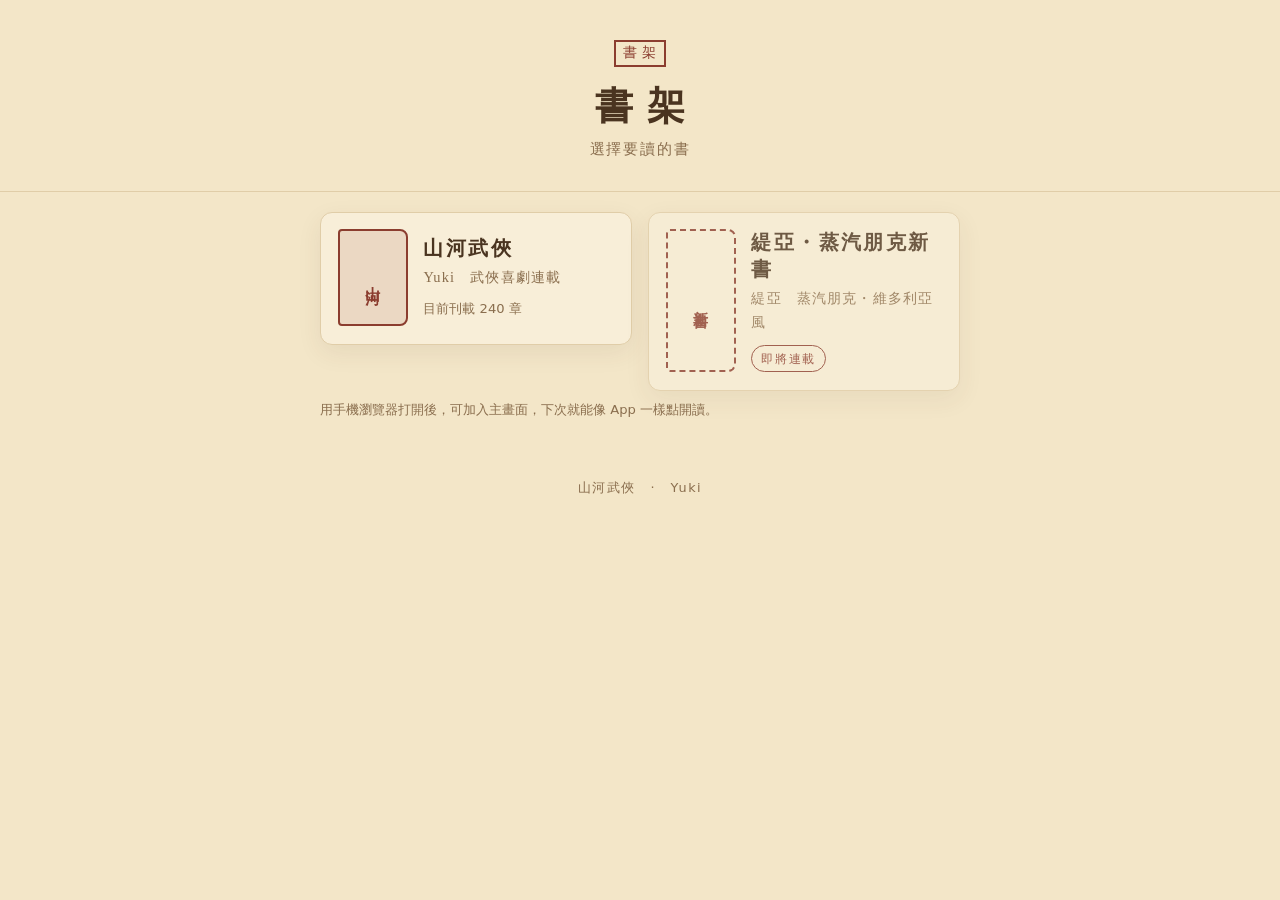
<file: index.html>
<!DOCTYPE html>
<html lang="zh-Hant" data-theme="sepia">
<head>
  <meta charset="utf-8">
  <meta name="viewport" content="width=device-width, initial-scale=1, viewport-fit=cover">
  <meta name="theme-color" content="#f3e6c8">
  <meta name="apple-mobile-web-app-capable" content="yes">
  <meta name="mobile-web-app-capable" content="yes">
  <meta name="apple-mobile-web-app-status-bar-style" content="default">
  <meta name="apple-mobile-web-app-title" content="山河武俠">
  <meta name="description" content="書架：《山河武俠》（Yuki 著），以及緹亞即將連載的蒸汽朋克新書。">
  <link rel="manifest" href="./manifest.json">
  <link rel="apple-touch-icon" href="./icons/apple-touch-icon.png">
  <link rel="icon" type="image/png" sizes="192x192" href="./icons/icon-192.png">
  <link rel="stylesheet" href="./css/style.css">
  <title>書架</title>
  <script>
    try {
      var t = localStorage.getItem("shanhe.theme");
      if (t) document.documentElement.setAttribute("data-theme", t);
    } catch (e) {}
  </script>
</head>
<body class="page-shelf">
  <header class="hero">
    <div class="seal">書架</div>
    <h1>書架</h1>
    <p class="author">選擇要讀的書</p>
  </header>

  <div class="shelf">
    <article class="book" data-book="shanhe" data-count="240">
      <a class="book-main" href="./toc.html">
        <span class="book-cover" aria-hidden="true">山河</span>
        <span class="book-info">
          <span class="book-title">山河武俠</span>
          <span class="book-author">Yuki　武俠喜劇連載</span>
          <span class="book-meta">目前刊載 240 章</span>
        </span>
      </a>
      <div id="shanhe-continue" class="book-progress" hidden>
        <span class="kicker">目前看到</span>
        <span id="continue-title" class="card-title"></span>
        <div class="overall">
          <div id="overall-meta" class="overall-meta"></div>
          <div id="overall-track" class="overall-track" role="progressbar" aria-label="全書閱讀進度" aria-valuemin="0" aria-valuemax="100" aria-valuenow="0">
            <div id="overall-fill" class="overall-fill"></div>
          </div>
        </div>
        <a id="continue-btn" class="continue-btn" href="./chapter.html">繼續閱讀</a>
      </div>
    </article>

    <article class="book is-soon" data-book="steampunk" aria-disabled="true">
      <div class="book-main">
        <span class="book-cover" aria-hidden="true">新書</span>
        <span class="book-info">
          <span class="book-title">緹亞・蒸汽朋克新書</span>
          <span class="book-author">緹亞　蒸汽朋克・維多利亞風</span>
          <span class="book-badge">即將連載</span>
        </span>
      </div>
    </article>
  </div>

  <p id="homescreen-hint" class="hint">用手機瀏覽器打開後，可加入主畫面，下次就能像 App 一樣點開讀。</p>

  <footer class="site-footer">山河武俠　·　Yuki</footer>
  <script src="./js/app.js"></script>
</body>
</html>
</file>
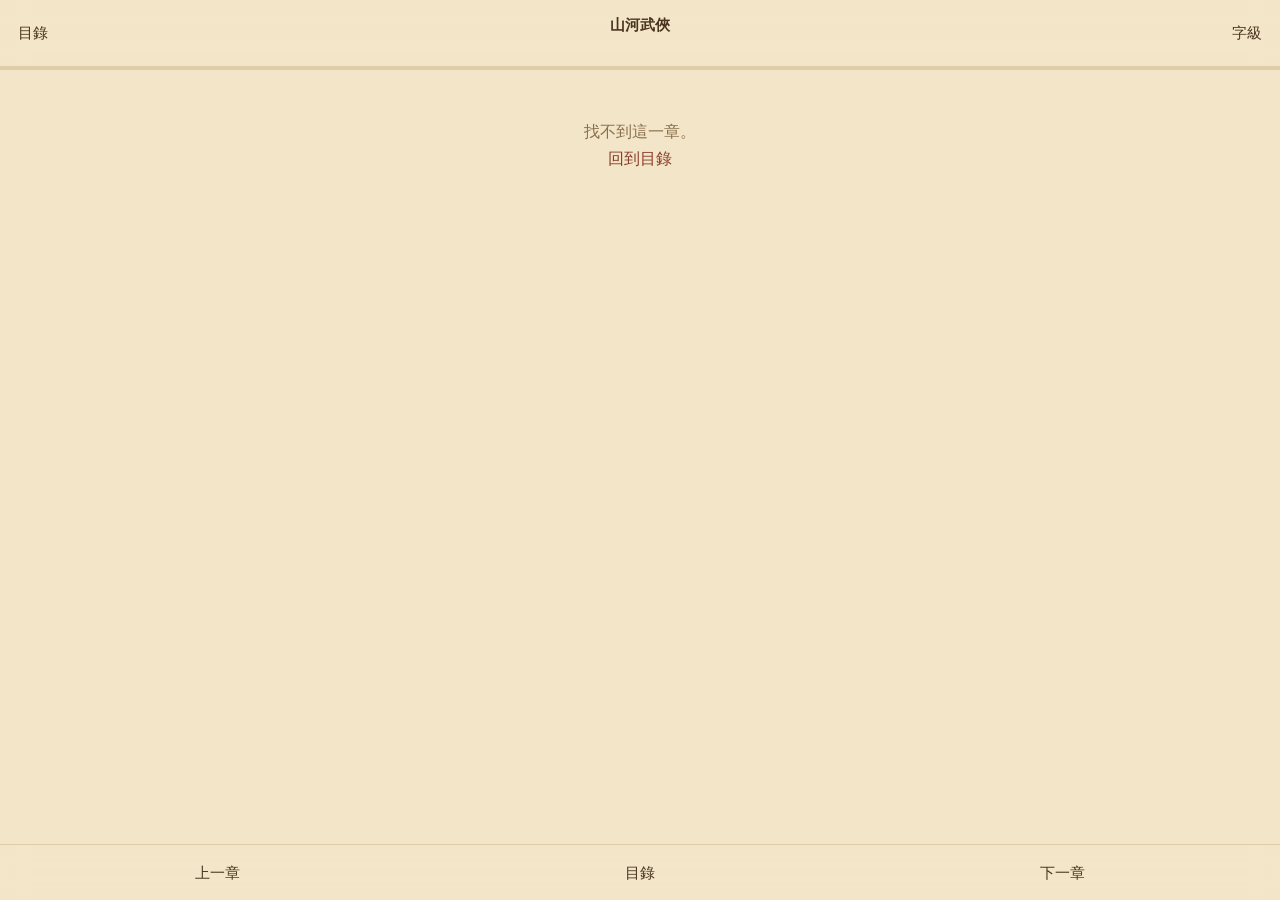
<file: chapter.html>
<!DOCTYPE html>
<html lang="zh-Hant" data-theme="sepia">
<head>
  <meta charset="utf-8">
  <meta name="viewport" content="width=device-width, initial-scale=1, viewport-fit=cover">
  <meta name="theme-color" content="#f3e6c8">
  <meta name="apple-mobile-web-app-capable" content="yes">
  <meta name="mobile-web-app-capable" content="yes">
  <meta name="apple-mobile-web-app-status-bar-style" content="default">
  <meta name="apple-mobile-web-app-title" content="山河武俠">
  <link rel="manifest" href="./manifest.json">
  <link rel="apple-touch-icon" href="./icons/apple-touch-icon.png">
  <link rel="icon" type="image/png" sizes="192x192" href="./icons/icon-192.png">
  <link rel="stylesheet" href="./css/style.css">
  <title>閱讀 · 山河武俠</title>
  <script>
    try {
      var t = localStorage.getItem("shanhe.theme");
      if (t) document.documentElement.setAttribute("data-theme", t);
    } catch (e) {}
  </script>
</head>
<body class="page-chapter">
  <header class="topbar">
    <div class="topbar-row">
      <a class="bar-btn" href="./toc.html">目錄</a>
      <div class="topbar-center">
        <div id="chapter-name" class="chapter-name">山河武俠</div>
        <div id="chapter-progress" class="chapter-progress">　</div>
      </div>
      <button type="button" class="bar-btn" id="btn-settings" aria-haspopup="dialog">字級</button>
    </div>
    <div id="read-progress-track" class="read-progress-track" role="progressbar" aria-label="本章閱讀進度" aria-valuemin="0" aria-valuemax="100" aria-valuenow="0">
      <div id="read-progress-bar" class="read-progress-bar"></div>
    </div>
  </header>

  <p id="status" class="status">載入中…</p>
  <article id="article" class="article"></article>

  <nav class="bottombar" aria-label="章節導覽">
    <a class="bar-btn" id="btn-prev-bottom" href="#">上一章</a>
    <a class="bar-btn" href="./toc.html">目錄</a>
    <a class="bar-btn" id="btn-next-bottom" href="#">下一章</a>
  </nav>

  <div id="panel-backdrop" class="panel-backdrop" hidden></div>
  <div id="settings" class="settings" hidden role="dialog" aria-label="閱讀設定">
    <h2>閱讀設定</h2>
    <div class="row">
      <div class="label">主題</div>
      <div class="choices">
        <button type="button" class="choice" data-theme-choice="sepia">紙色</button>
        <button type="button" class="choice" data-theme-choice="light">淺色</button>
        <button type="button" class="choice" data-theme-choice="dark">深色</button>
      </div>
    </div>
    <div class="row">
      <div class="label">字級</div>
      <div class="font-ctrl">
        <button type="button" id="font-minus" aria-label="縮小字級">A−</button>
        <span id="font-val" class="font-val">20 px</span>
        <button type="button" id="font-plus" aria-label="放大字級">A＋</button>
      </div>
    </div>
  </div>

  <script src="./js/app.js"></script>
</body>
</html>
</file>
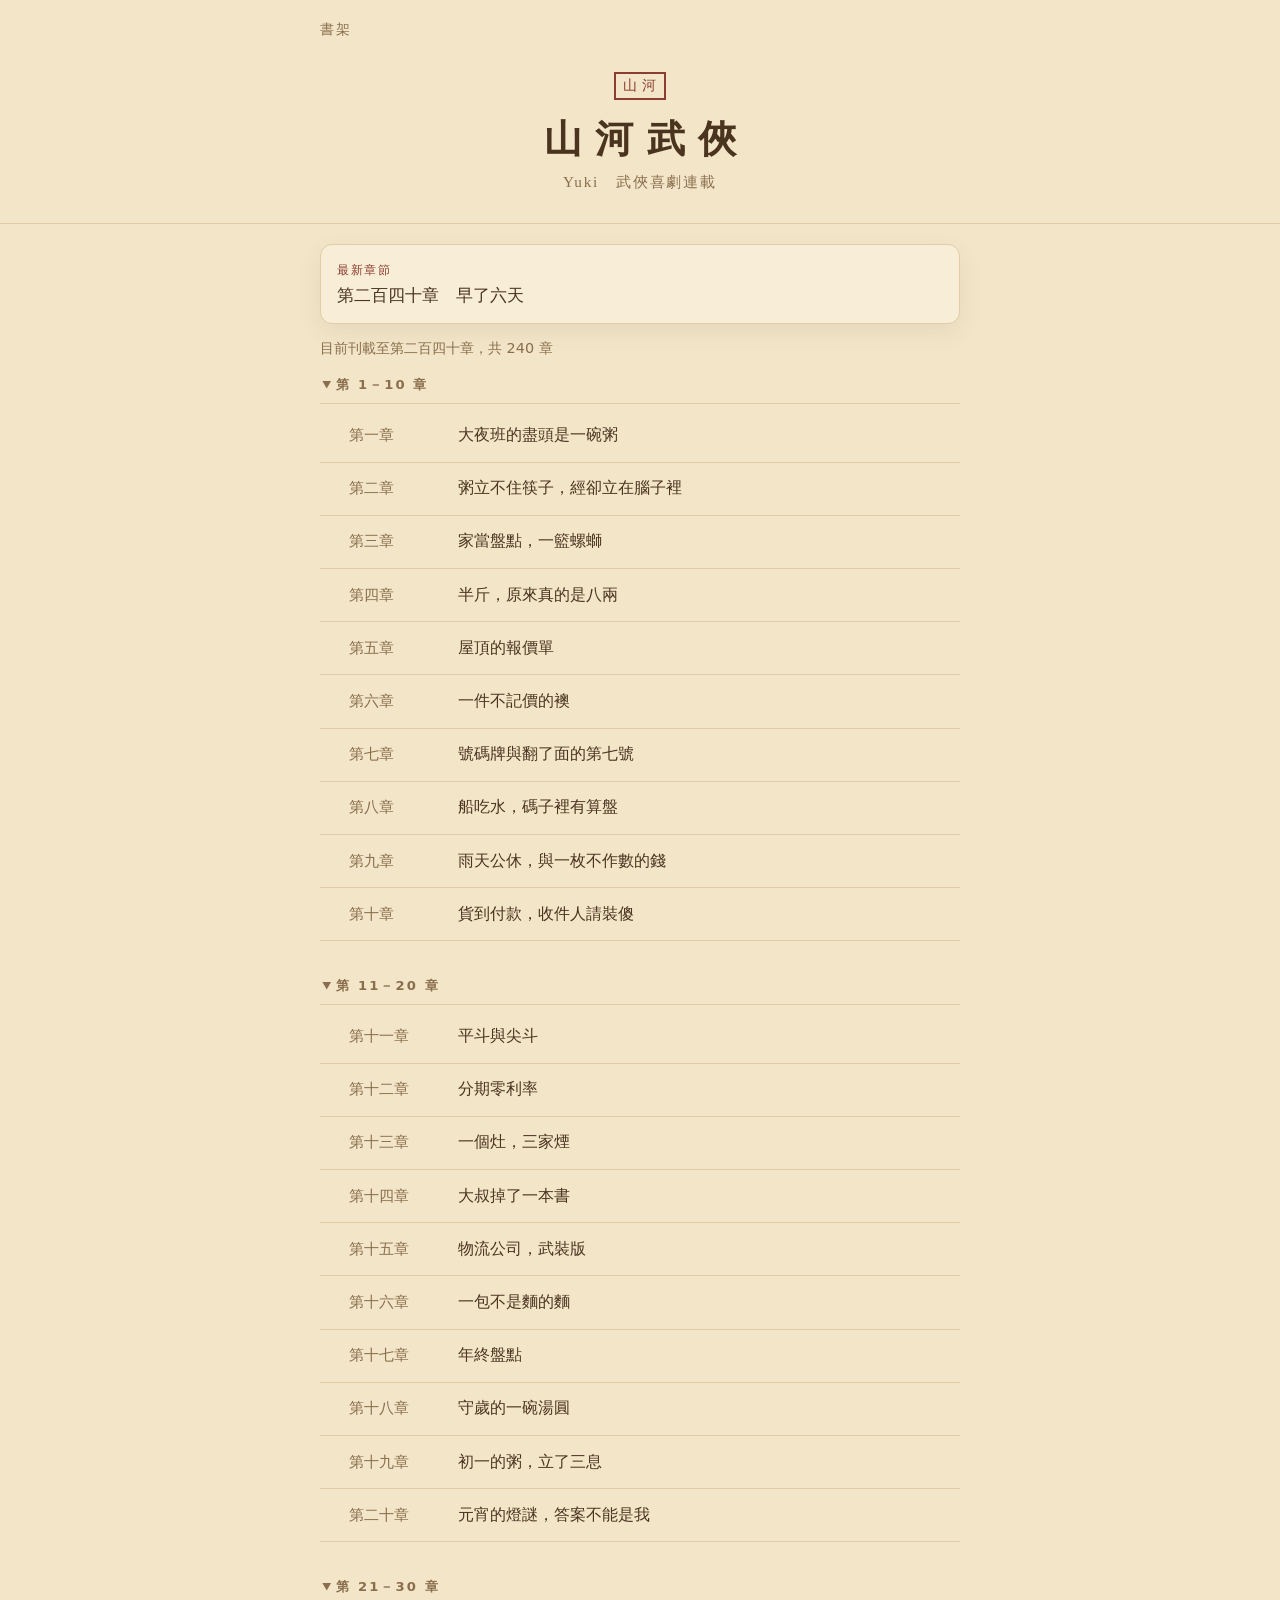
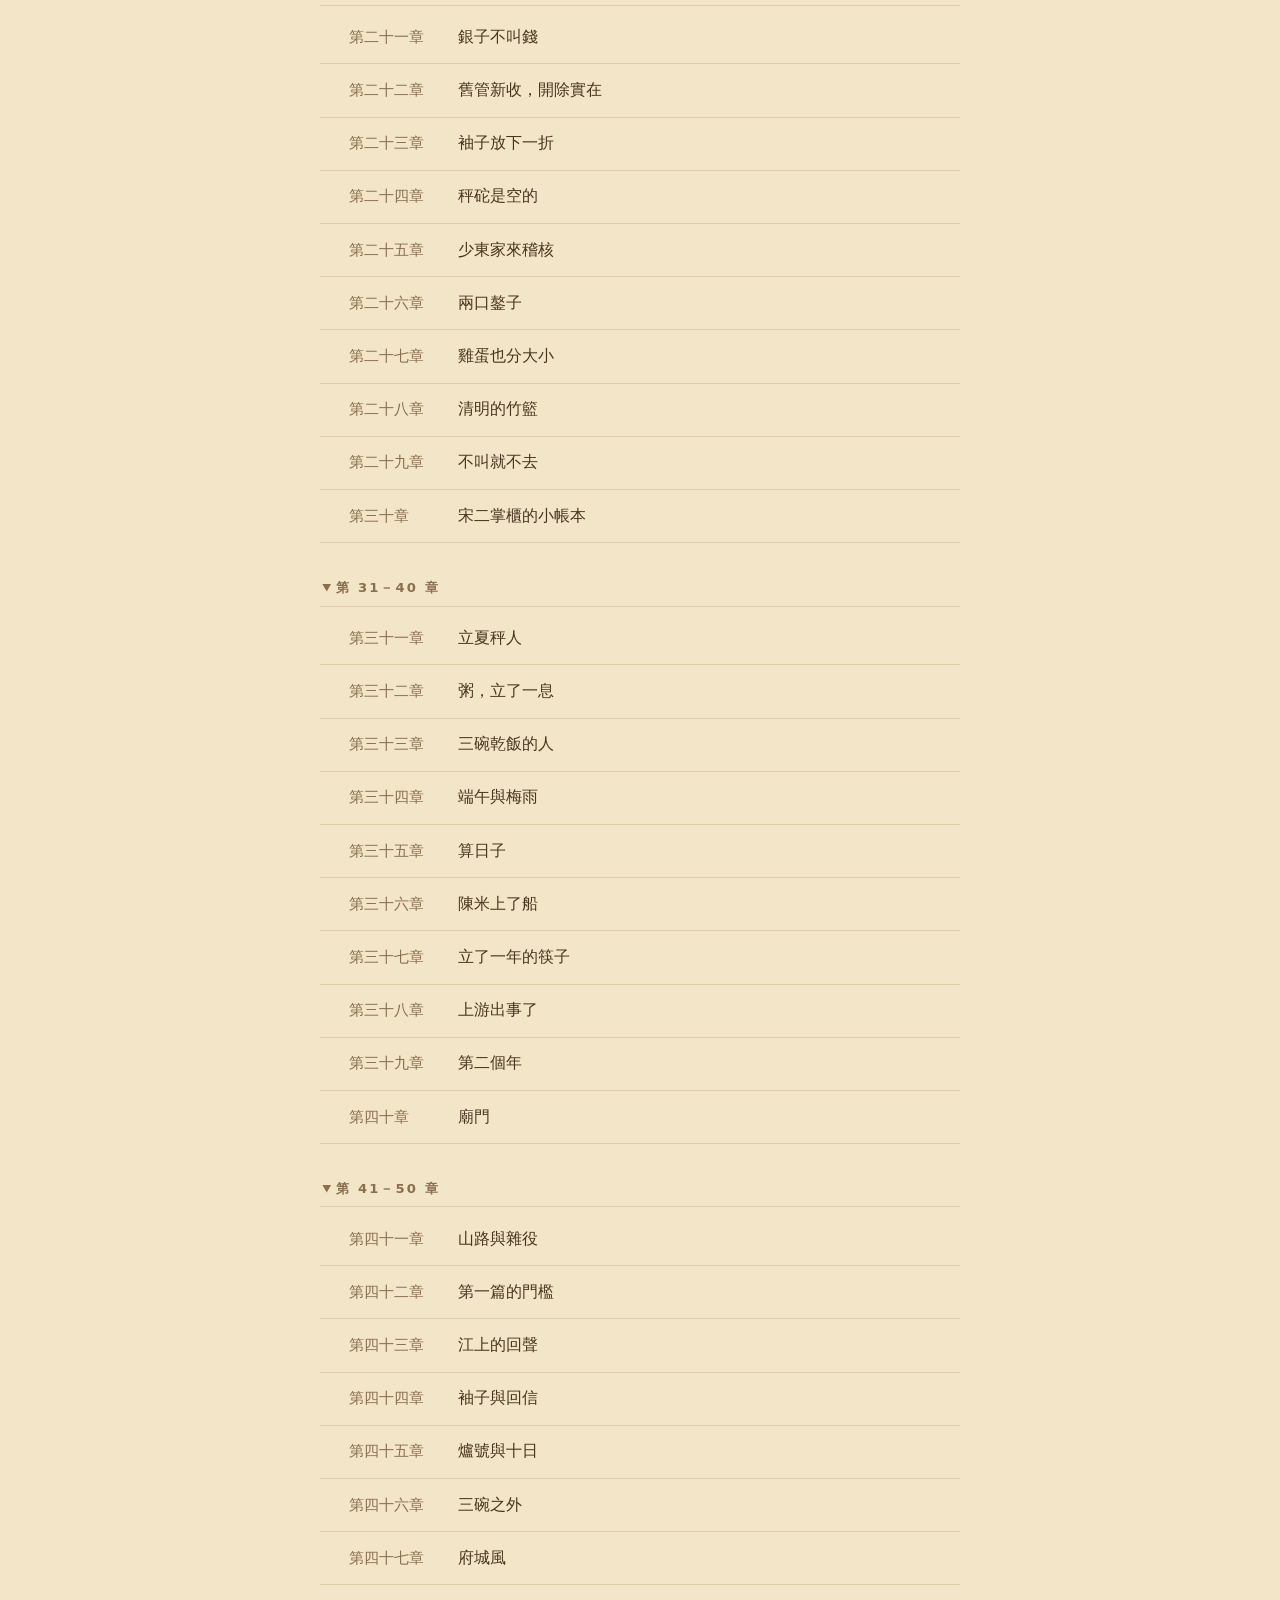
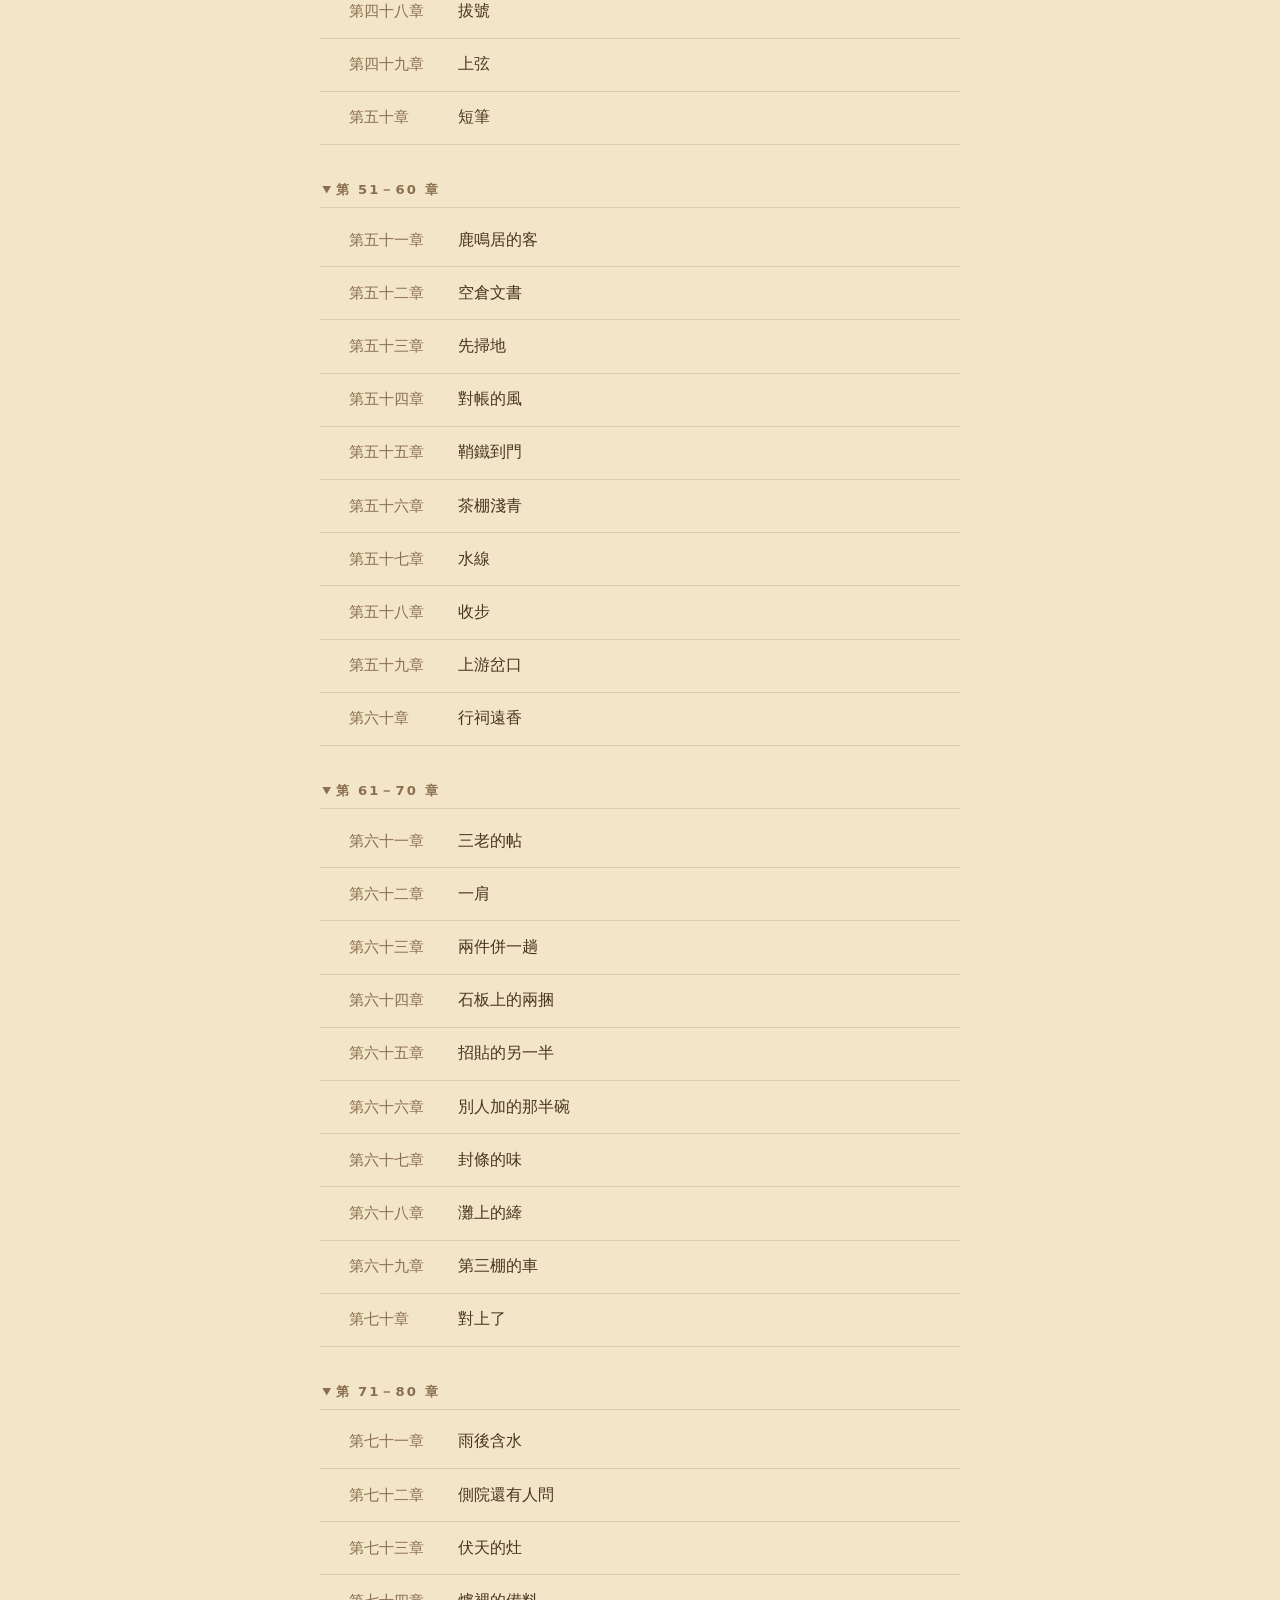
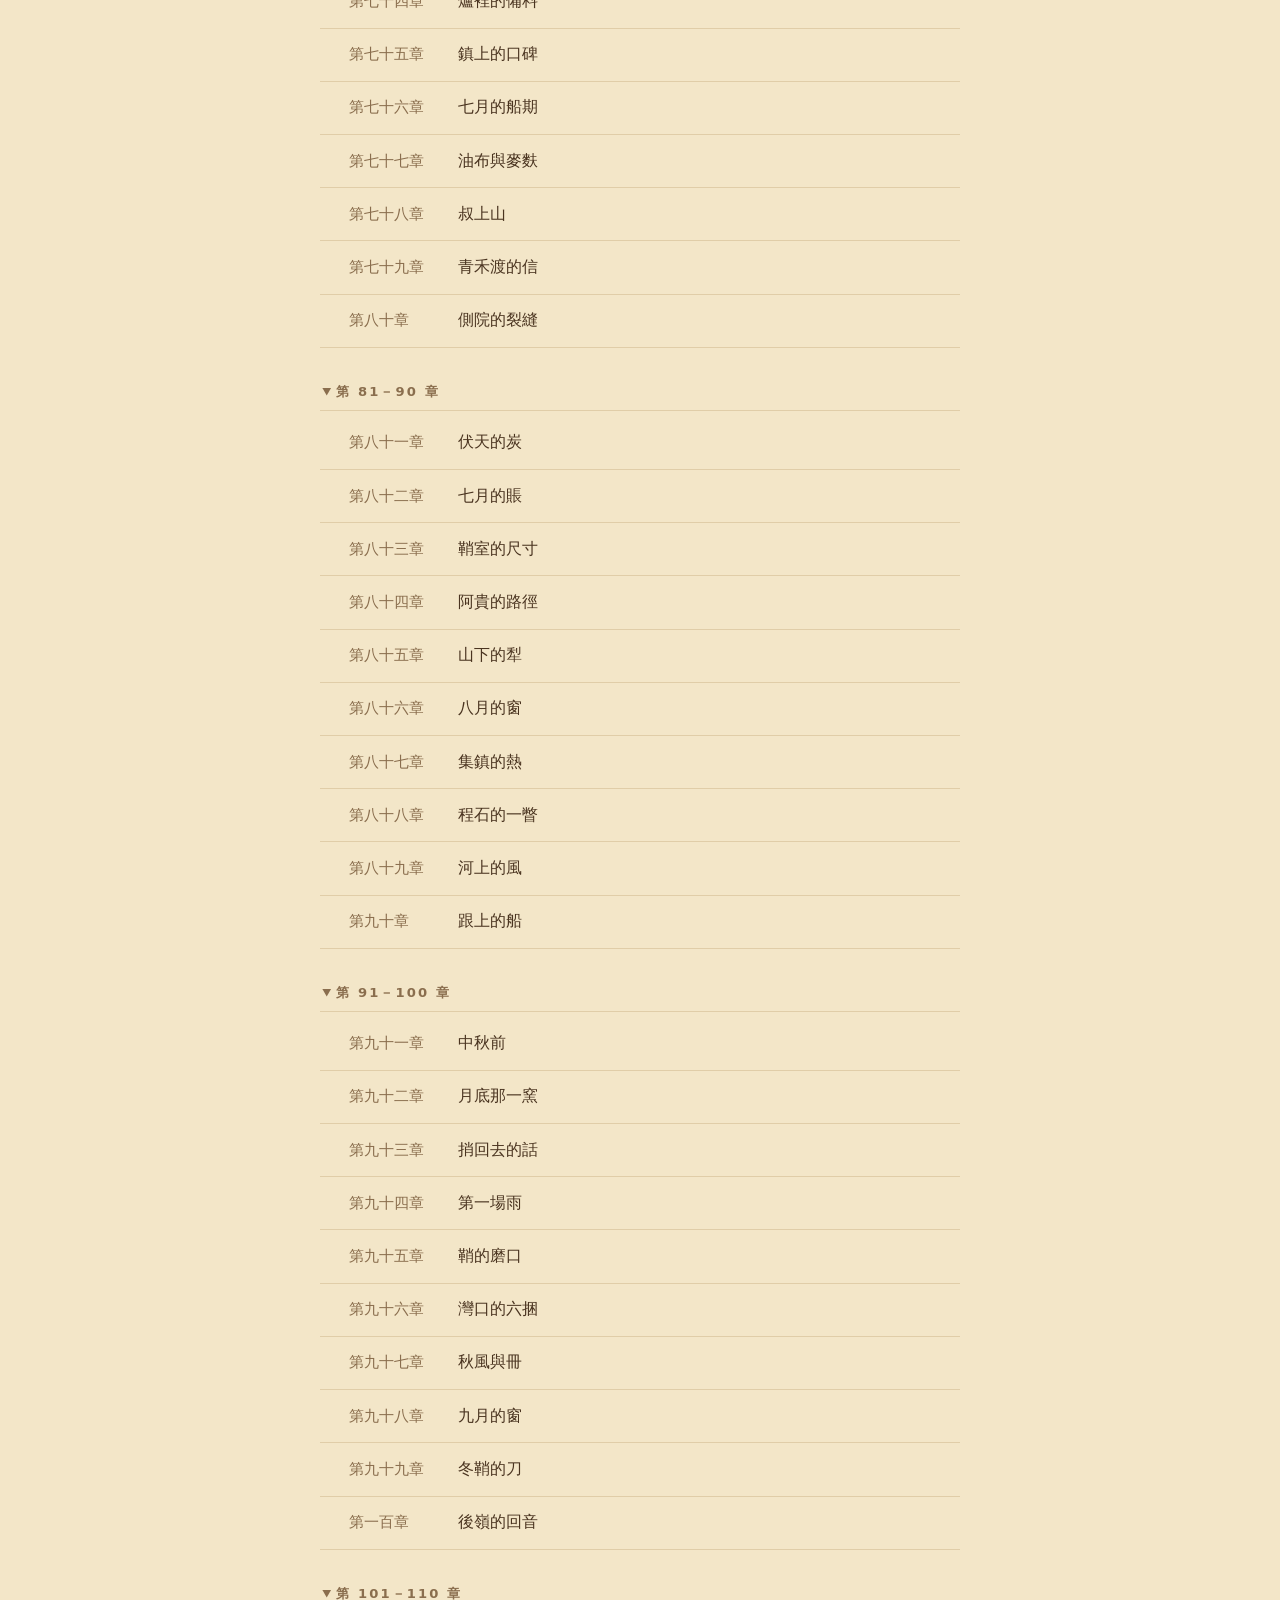
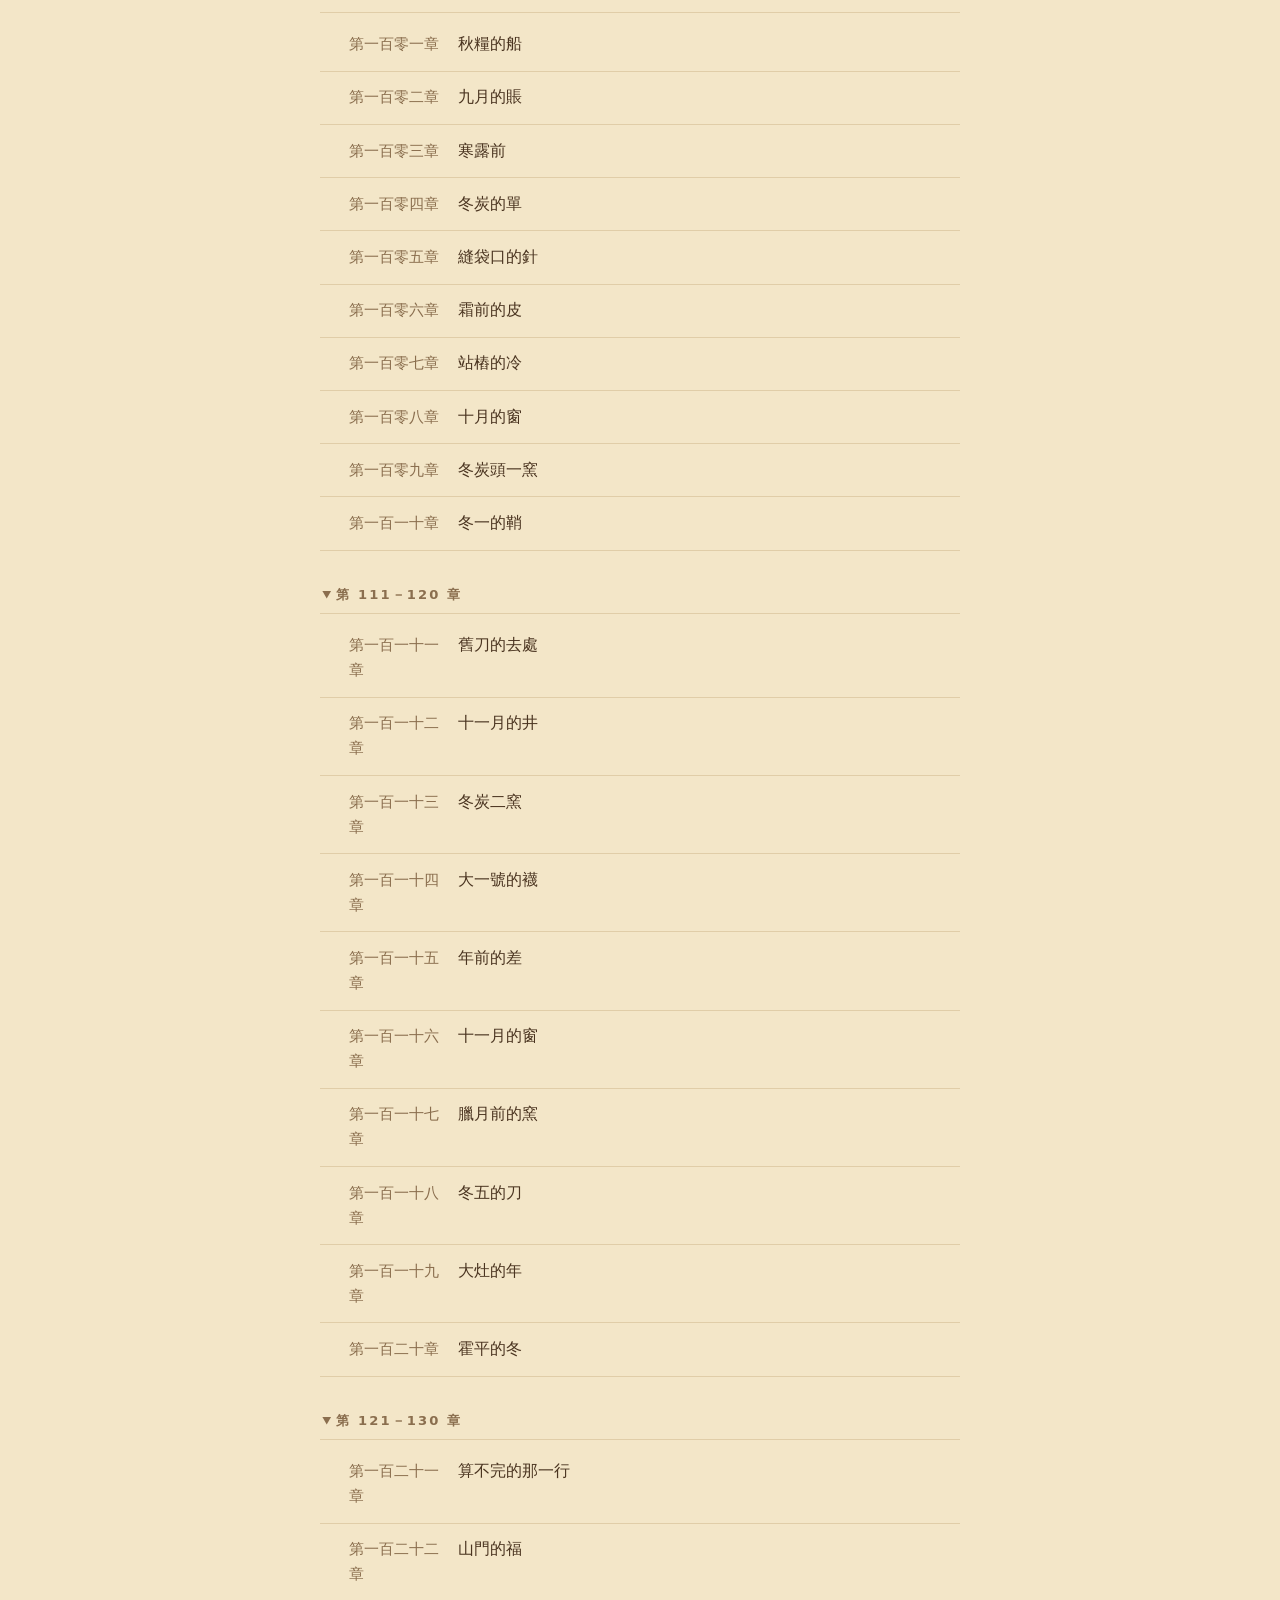
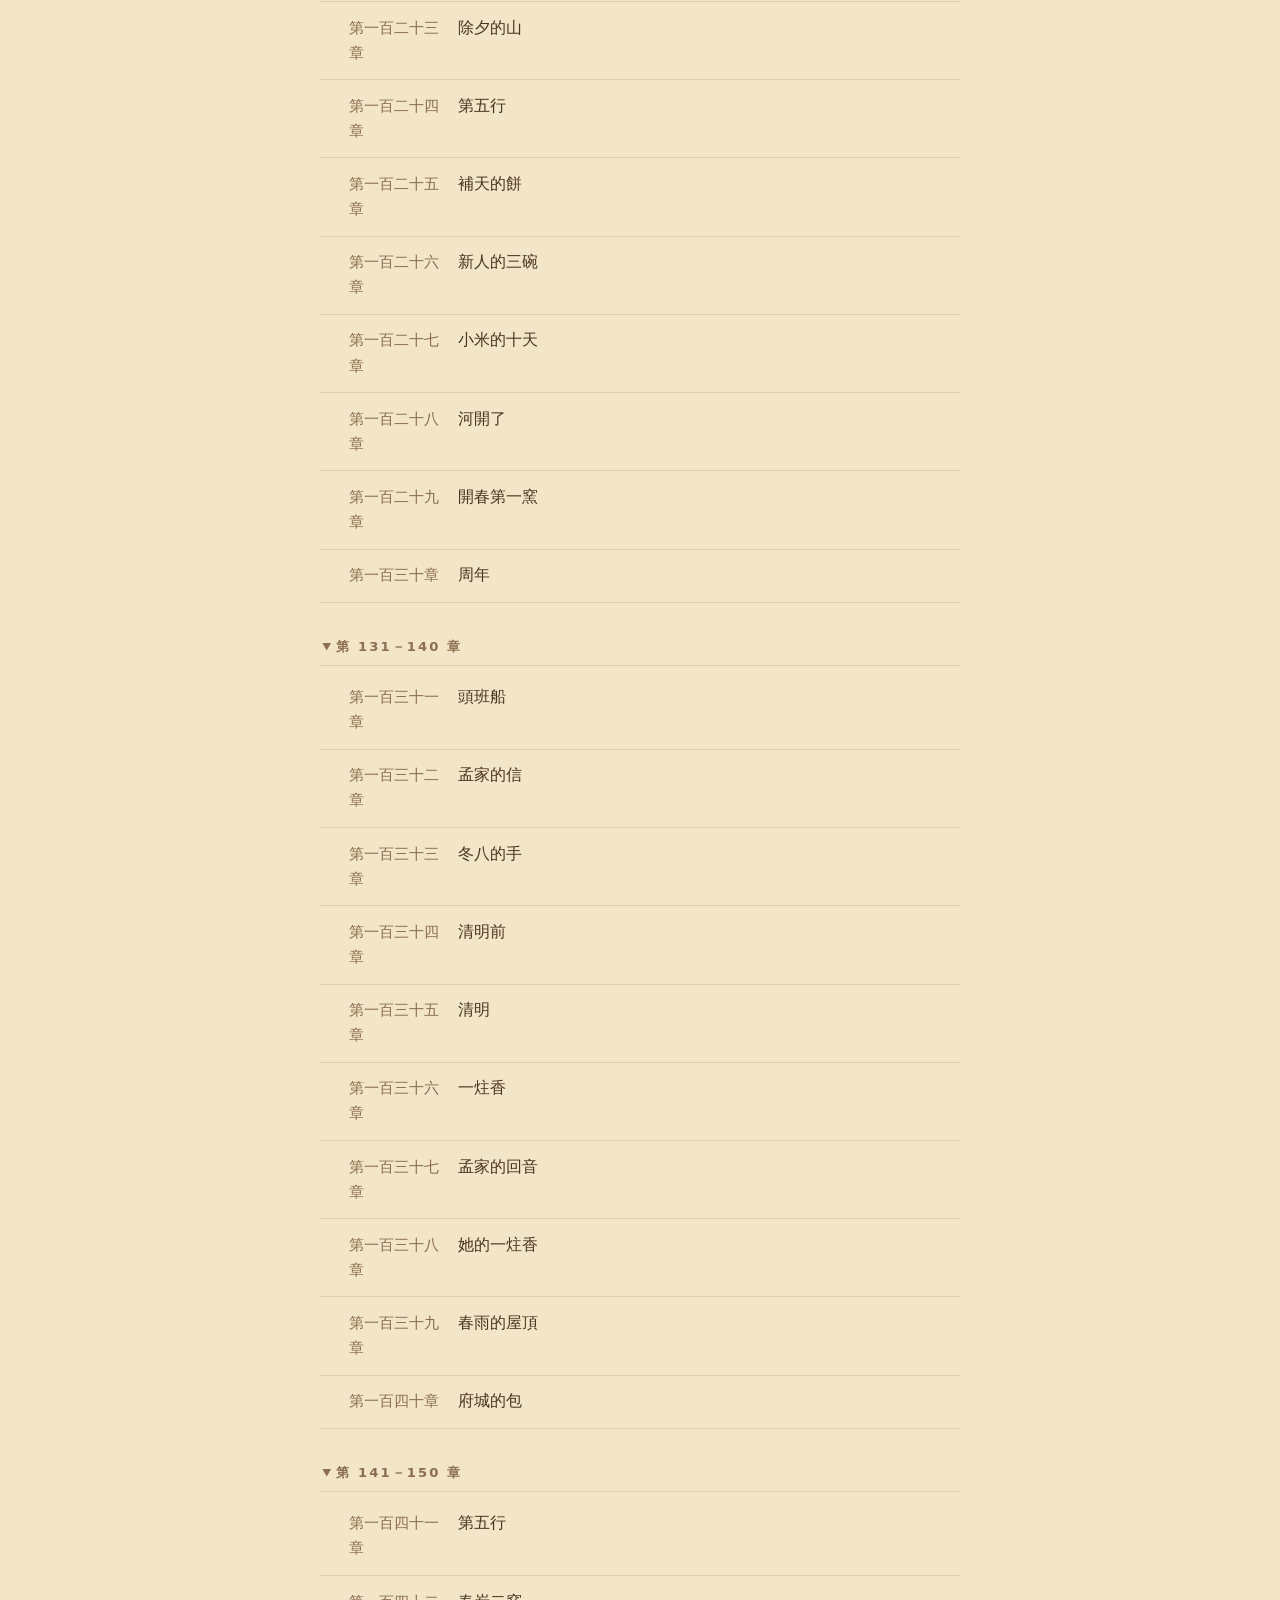
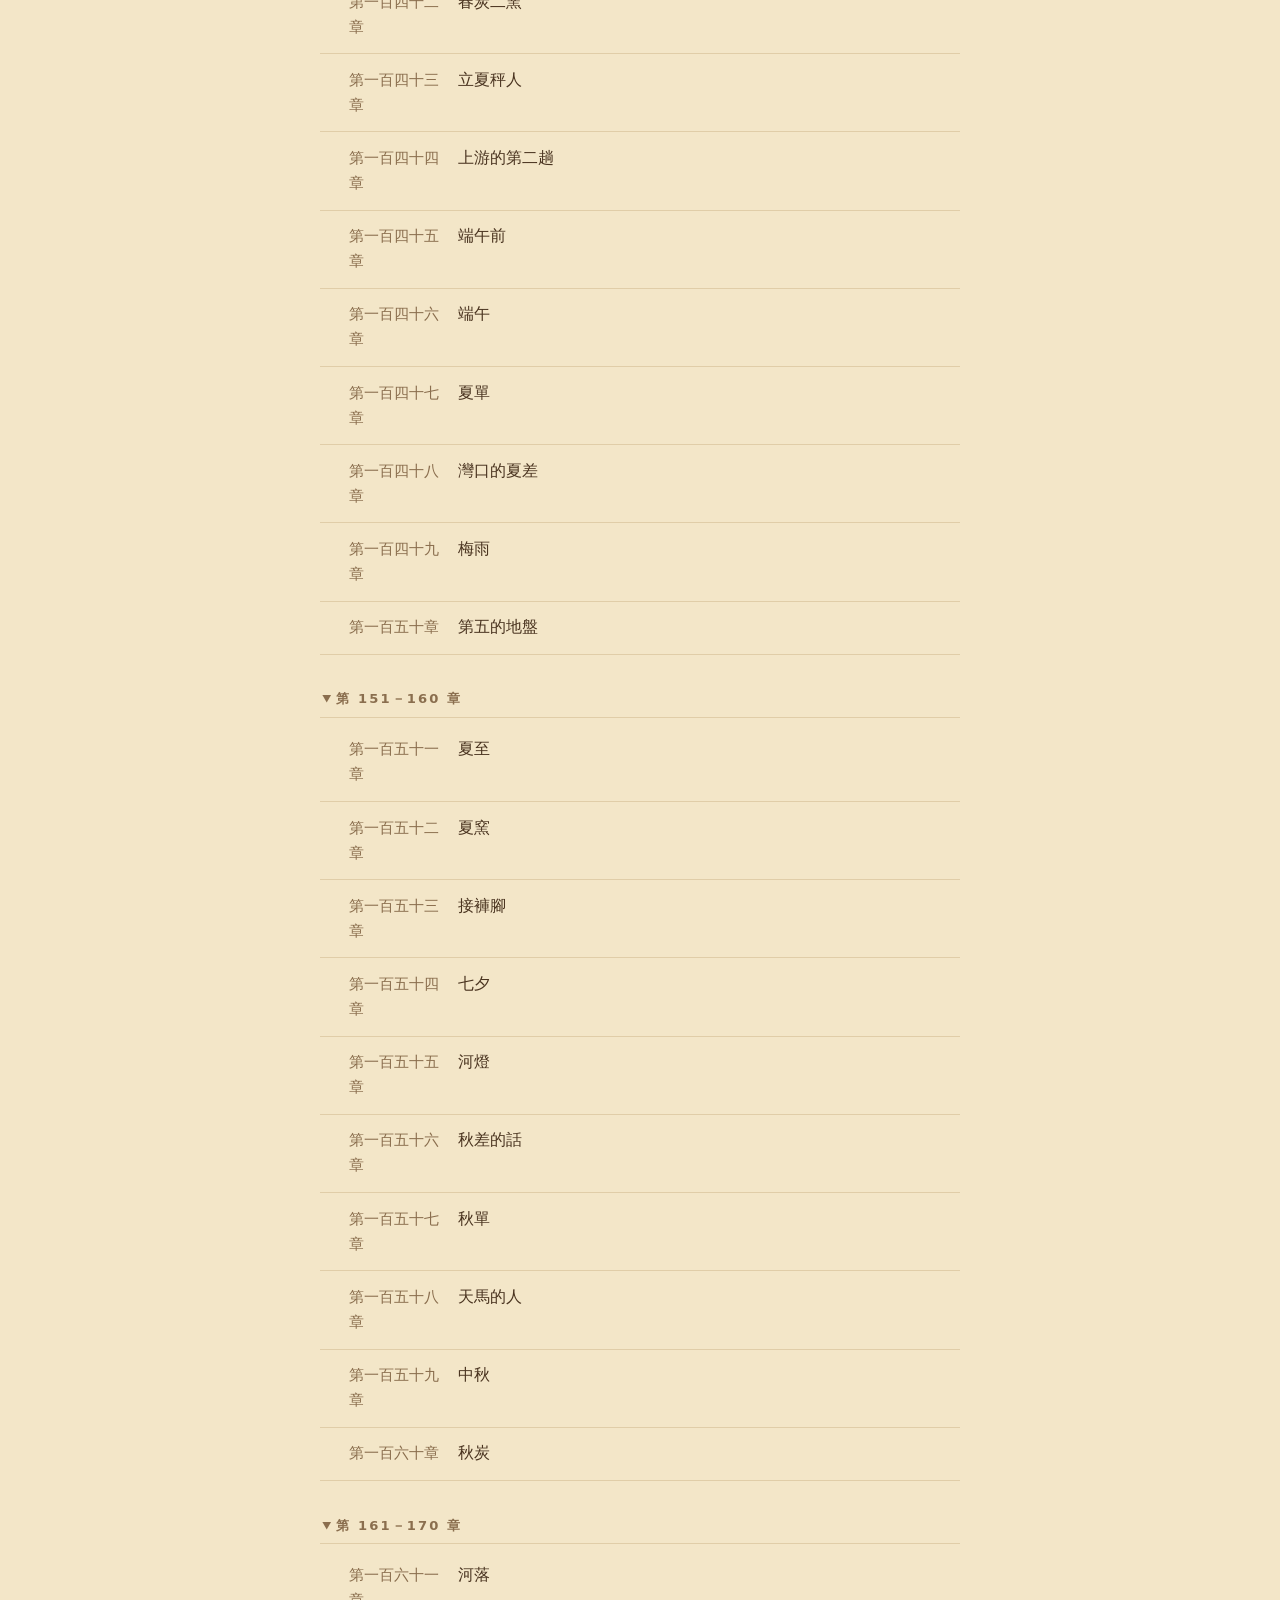
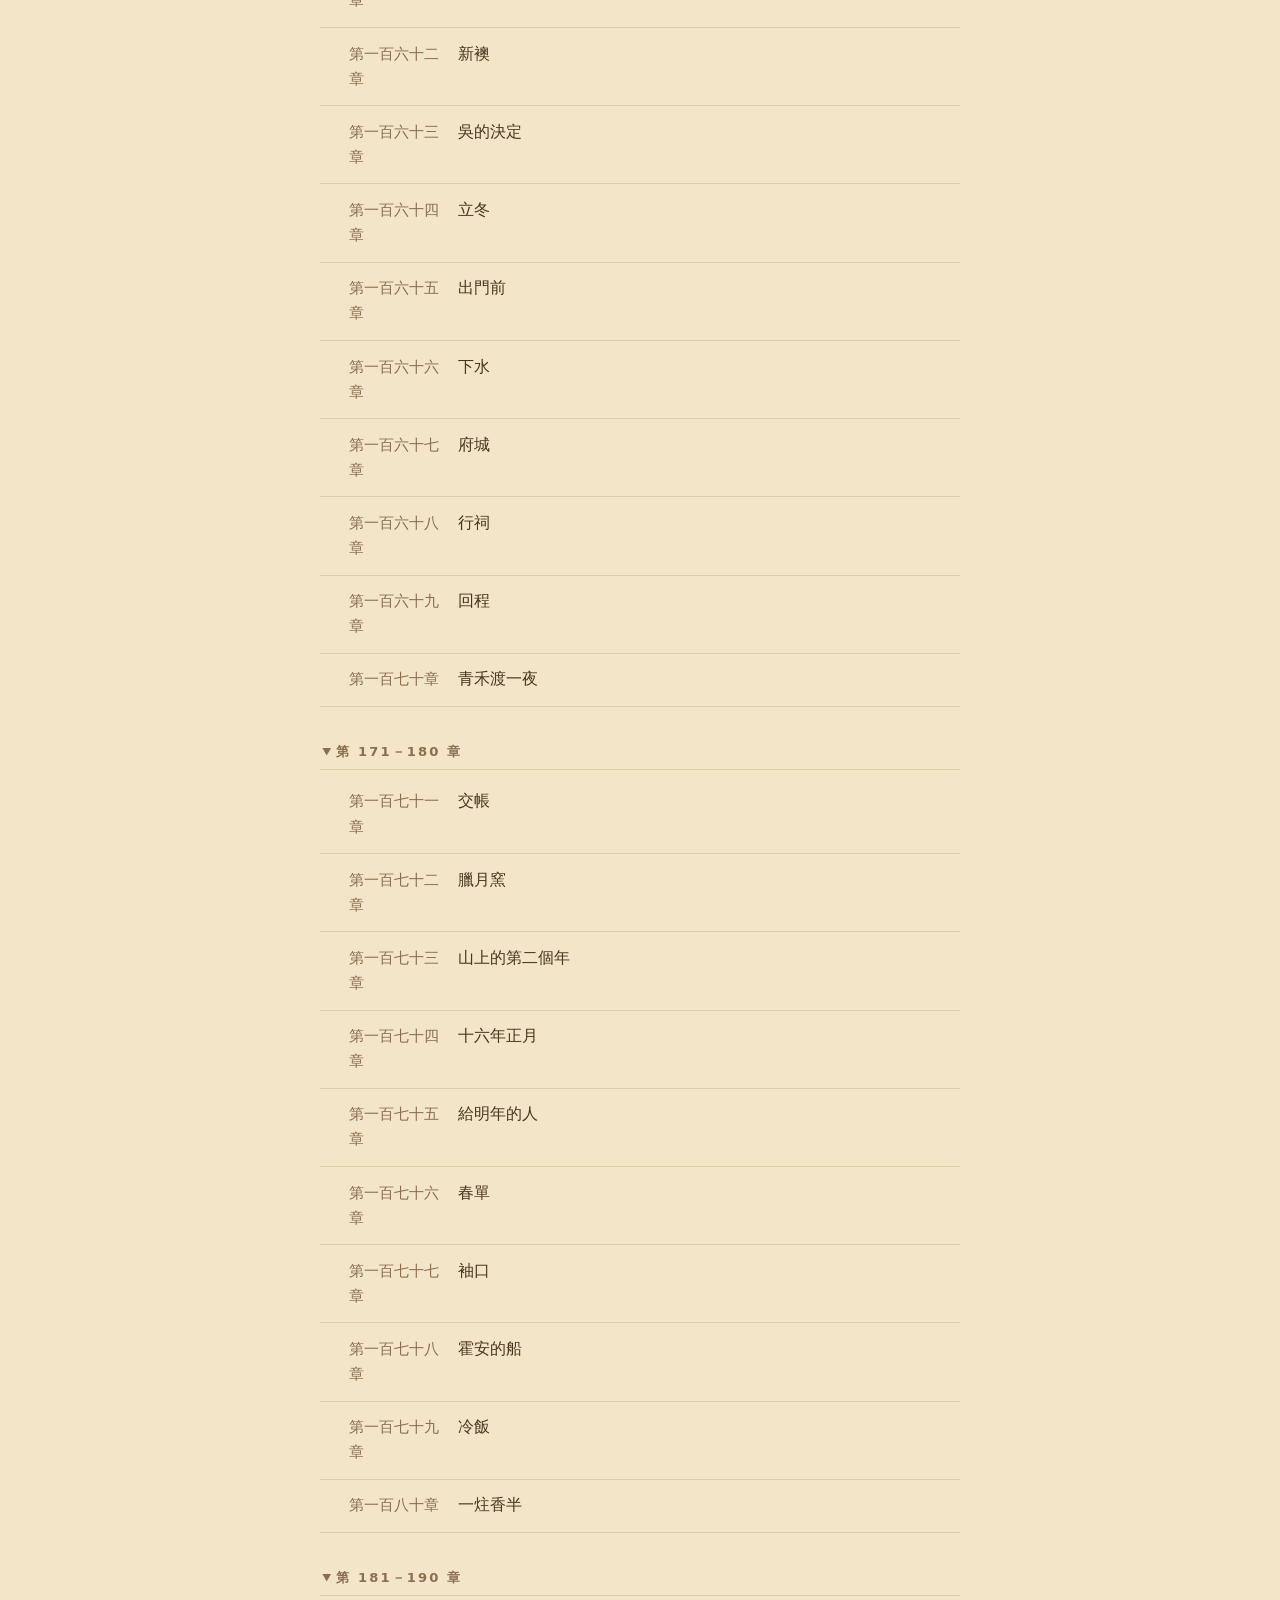
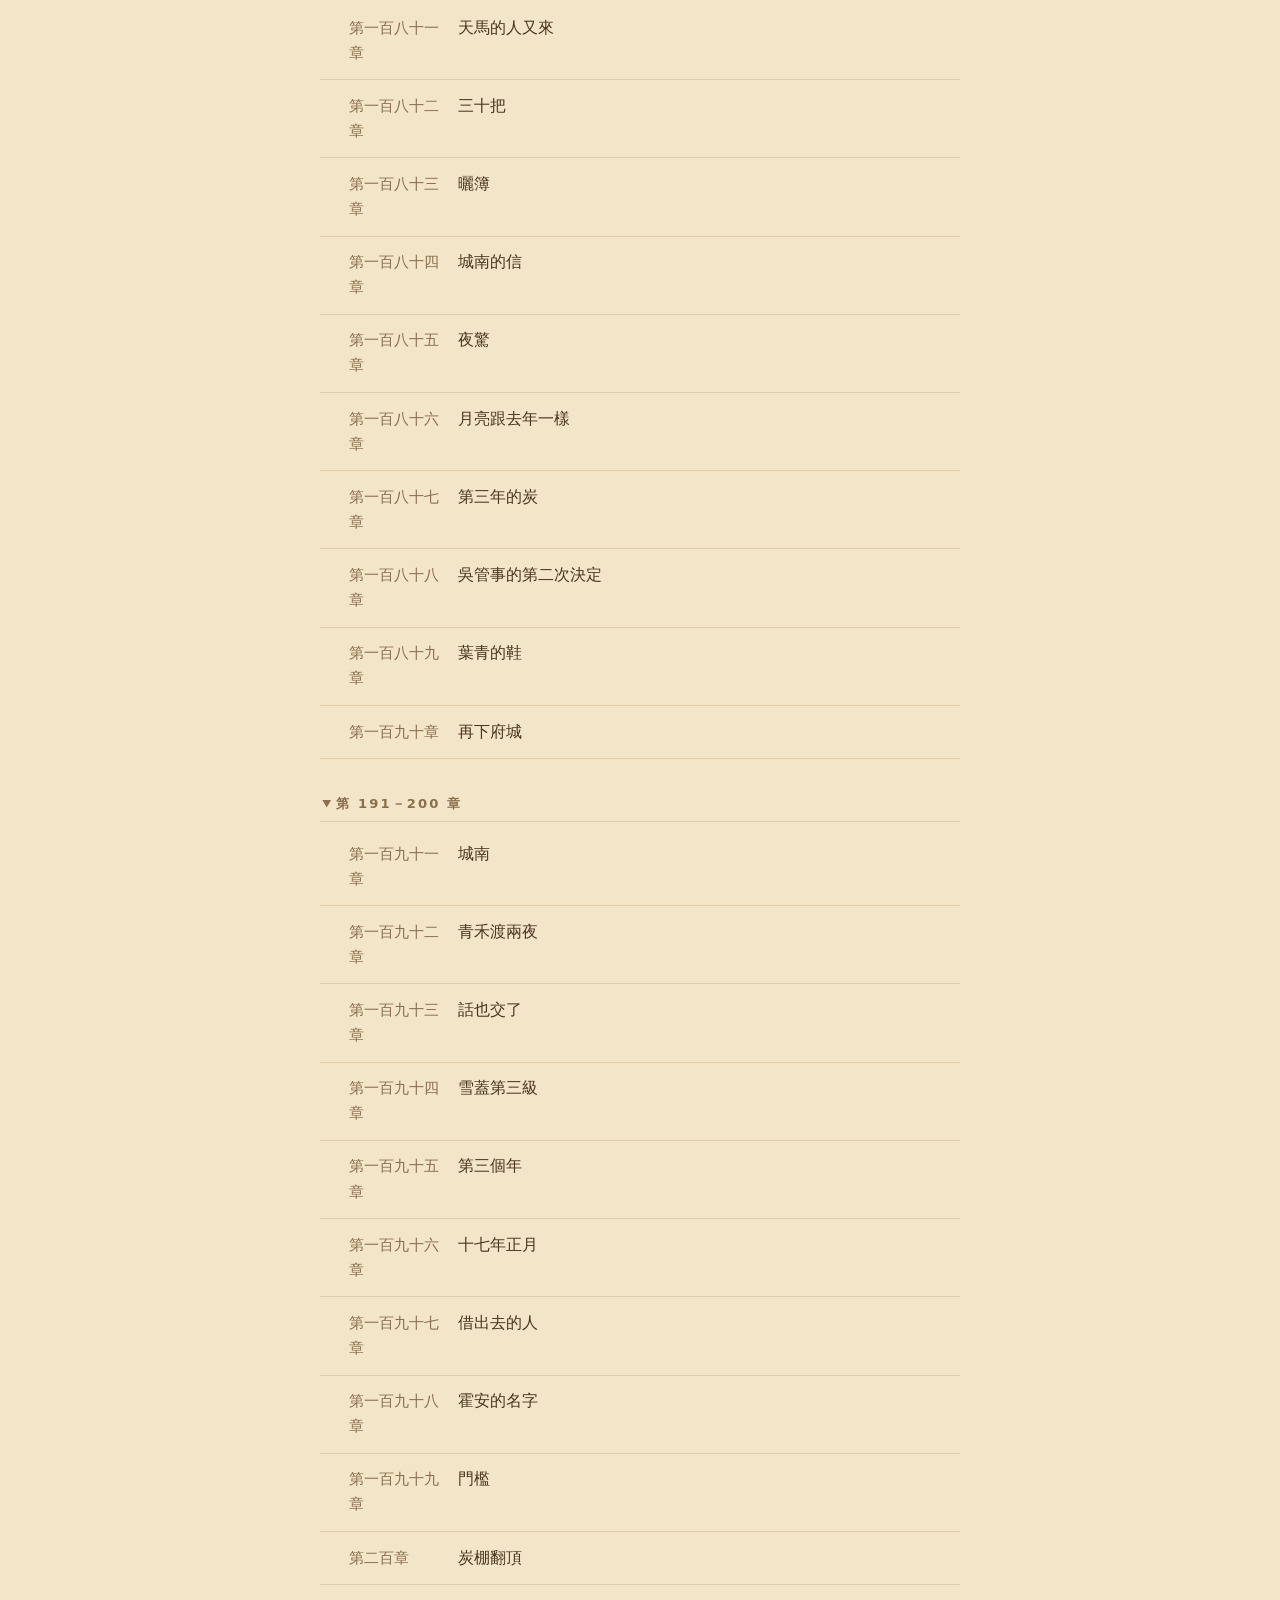
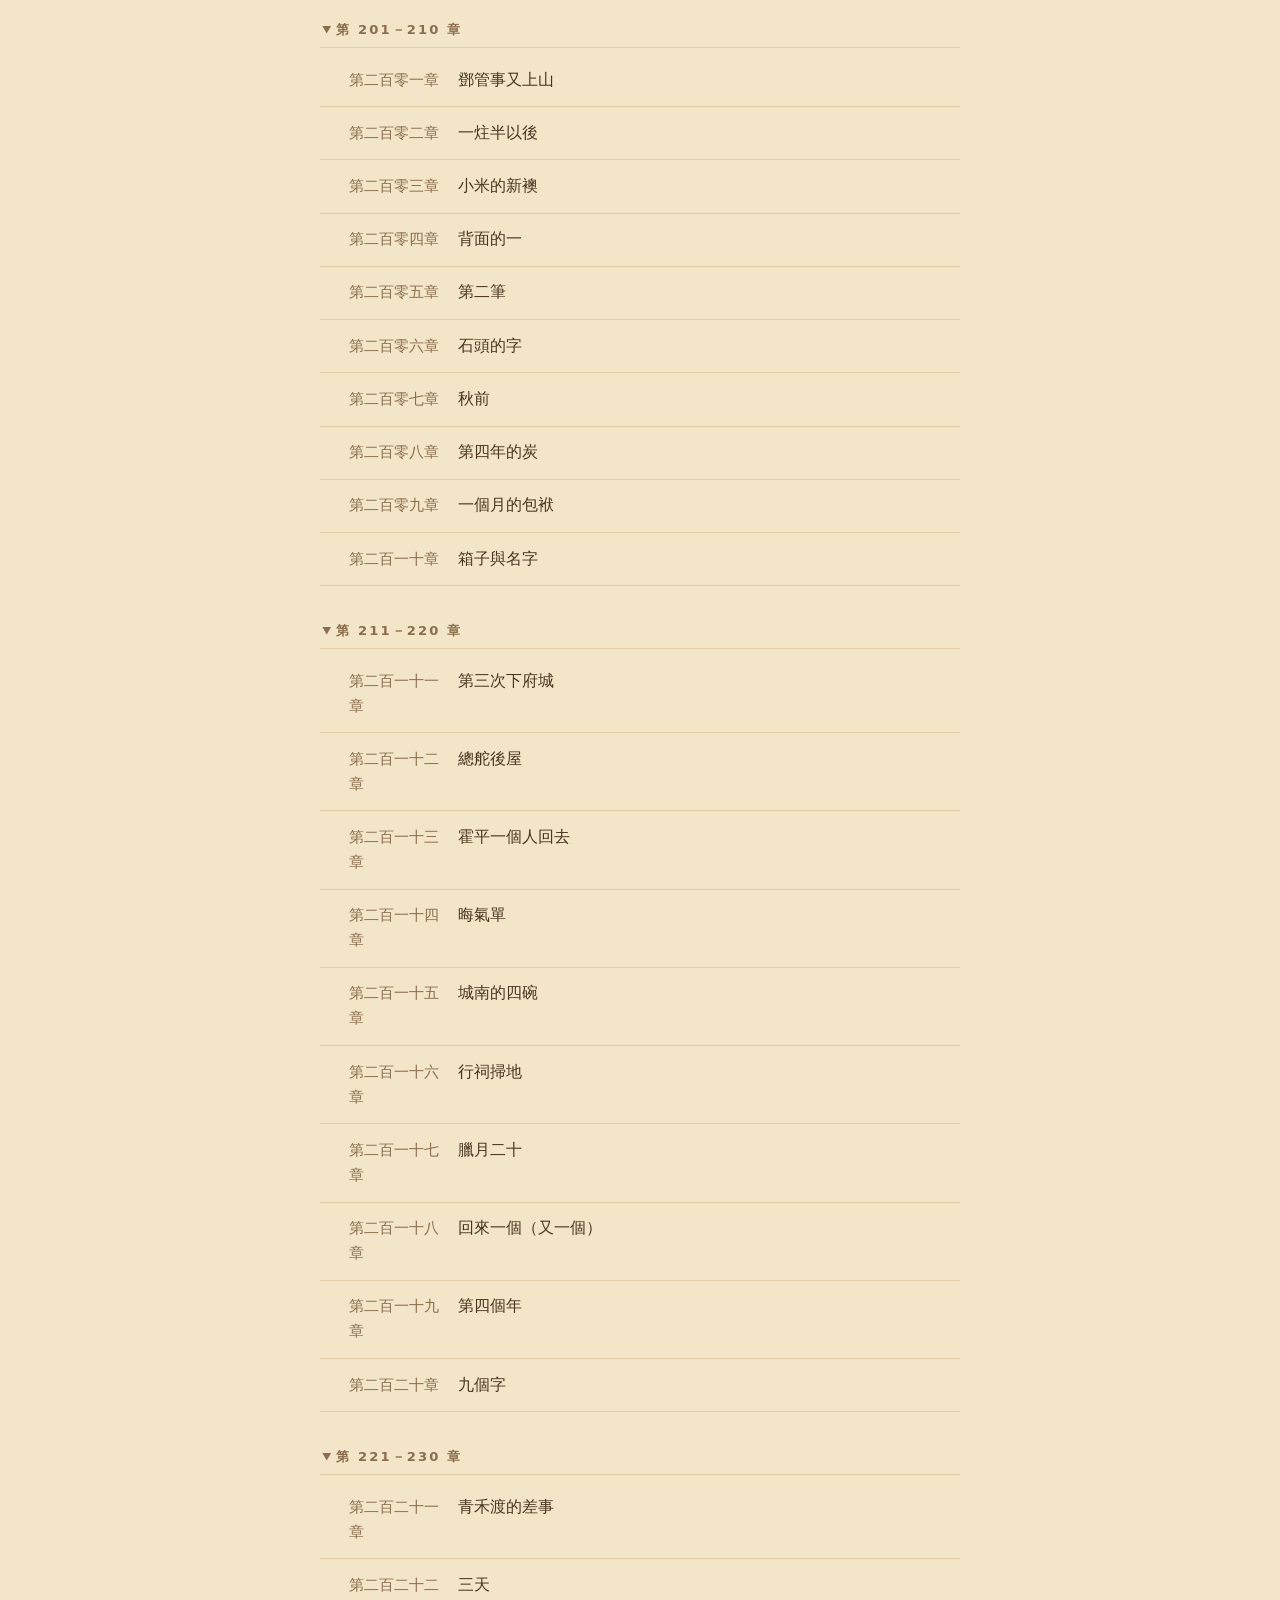
<file: toc.html>
<!DOCTYPE html>
<html lang="zh-Hant" data-theme="sepia">
<head>
  <meta charset="utf-8">
  <meta name="viewport" content="width=device-width, initial-scale=1, viewport-fit=cover">
  <meta name="theme-color" content="#f3e6c8">
  <meta name="apple-mobile-web-app-capable" content="yes">
  <meta name="mobile-web-app-capable" content="yes">
  <meta name="apple-mobile-web-app-status-bar-style" content="default">
  <meta name="apple-mobile-web-app-title" content="山河武俠">
  <meta name="description" content="《山河武俠》，Yuki 著，武俠喜劇連載。">
  <link rel="manifest" href="./manifest.json">
  <link rel="apple-touch-icon" href="./icons/apple-touch-icon.png">
  <link rel="icon" type="image/png" sizes="192x192" href="./icons/icon-192.png">
  <link rel="stylesheet" href="./css/style.css">
  <title>目錄 · 山河武俠</title>
  <script>
    try {
      var t = localStorage.getItem("shanhe.theme");
      if (t) document.documentElement.setAttribute("data-theme", t);
    } catch (e) {}
  </script>
</head>
<body class="page-toc">
  <nav class="shelf-nav" aria-label="返回書架">
    <a href="./index.html">書架</a>
  </nav>
  <header class="hero">
    <div class="seal">山河</div>
    <h1>山河武俠</h1>
    <p class="author">Yuki　武俠喜劇連載</p>
  </header>

  <div class="cards">
    <div id="continue-card" class="card continue-card" hidden>
      <span class="kicker">目前看到</span>
      <span id="continue-title" class="card-title"></span>
      <div class="overall">
        <div id="overall-meta" class="overall-meta"></div>
        <div id="overall-track" class="overall-track" role="progressbar" aria-label="全書閱讀進度" aria-valuemin="0" aria-valuemax="100" aria-valuenow="0">
          <div id="overall-fill" class="overall-fill"></div>
        </div>
      </div>
      <a id="continue-btn" class="continue-btn" href="./chapter.html">繼續閱讀</a>
    </div>
    <a class="card" href="./chapter.html?n=240">
      <span class="kicker">最新章節</span>
      <span class="card-title">第二百四十章　早了六天</span>
    </a>
  </div>

  <p class="meta">目前刊載至第二百四十章，共 240 章</p>

  <section class="batch" id="batch-1">
  <details open>
    <summary>第 1－10 章</summary>
    <ol start="1">
      <li id="toc-ch-1" data-n="1"><a href="./chapter.html?n=1"><span class="ch-mark" aria-hidden="true"></span><span class="ch-label">第一章</span><span class="ch-title">大夜班的盡頭是一碗粥</span></a></li>
      <li id="toc-ch-2" data-n="2"><a href="./chapter.html?n=2"><span class="ch-mark" aria-hidden="true"></span><span class="ch-label">第二章</span><span class="ch-title">粥立不住筷子，經卻立在腦子裡</span></a></li>
      <li id="toc-ch-3" data-n="3"><a href="./chapter.html?n=3"><span class="ch-mark" aria-hidden="true"></span><span class="ch-label">第三章</span><span class="ch-title">家當盤點，一籃螺螄</span></a></li>
      <li id="toc-ch-4" data-n="4"><a href="./chapter.html?n=4"><span class="ch-mark" aria-hidden="true"></span><span class="ch-label">第四章</span><span class="ch-title">半斤，原來真的是八兩</span></a></li>
      <li id="toc-ch-5" data-n="5"><a href="./chapter.html?n=5"><span class="ch-mark" aria-hidden="true"></span><span class="ch-label">第五章</span><span class="ch-title">屋頂的報價單</span></a></li>
      <li id="toc-ch-6" data-n="6"><a href="./chapter.html?n=6"><span class="ch-mark" aria-hidden="true"></span><span class="ch-label">第六章</span><span class="ch-title">一件不記價的襖</span></a></li>
      <li id="toc-ch-7" data-n="7"><a href="./chapter.html?n=7"><span class="ch-mark" aria-hidden="true"></span><span class="ch-label">第七章</span><span class="ch-title">號碼牌與翻了面的第七號</span></a></li>
      <li id="toc-ch-8" data-n="8"><a href="./chapter.html?n=8"><span class="ch-mark" aria-hidden="true"></span><span class="ch-label">第八章</span><span class="ch-title">船吃水，碼子裡有算盤</span></a></li>
      <li id="toc-ch-9" data-n="9"><a href="./chapter.html?n=9"><span class="ch-mark" aria-hidden="true"></span><span class="ch-label">第九章</span><span class="ch-title">雨天公休，與一枚不作數的錢</span></a></li>
      <li id="toc-ch-10" data-n="10"><a href="./chapter.html?n=10"><span class="ch-mark" aria-hidden="true"></span><span class="ch-label">第十章</span><span class="ch-title">貨到付款，收件人請裝傻</span></a></li>
    </ol>
  </details>
</section>
<section class="batch" id="batch-11">
  <details open>
    <summary>第 11－20 章</summary>
    <ol start="11">
      <li id="toc-ch-11" data-n="11"><a href="./chapter.html?n=11"><span class="ch-mark" aria-hidden="true"></span><span class="ch-label">第十一章</span><span class="ch-title">平斗與尖斗</span></a></li>
      <li id="toc-ch-12" data-n="12"><a href="./chapter.html?n=12"><span class="ch-mark" aria-hidden="true"></span><span class="ch-label">第十二章</span><span class="ch-title">分期零利率</span></a></li>
      <li id="toc-ch-13" data-n="13"><a href="./chapter.html?n=13"><span class="ch-mark" aria-hidden="true"></span><span class="ch-label">第十三章</span><span class="ch-title">一個灶，三家煙</span></a></li>
      <li id="toc-ch-14" data-n="14"><a href="./chapter.html?n=14"><span class="ch-mark" aria-hidden="true"></span><span class="ch-label">第十四章</span><span class="ch-title">大叔掉了一本書</span></a></li>
      <li id="toc-ch-15" data-n="15"><a href="./chapter.html?n=15"><span class="ch-mark" aria-hidden="true"></span><span class="ch-label">第十五章</span><span class="ch-title">物流公司，武裝版</span></a></li>
      <li id="toc-ch-16" data-n="16"><a href="./chapter.html?n=16"><span class="ch-mark" aria-hidden="true"></span><span class="ch-label">第十六章</span><span class="ch-title">一包不是麵的麵</span></a></li>
      <li id="toc-ch-17" data-n="17"><a href="./chapter.html?n=17"><span class="ch-mark" aria-hidden="true"></span><span class="ch-label">第十七章</span><span class="ch-title">年終盤點</span></a></li>
      <li id="toc-ch-18" data-n="18"><a href="./chapter.html?n=18"><span class="ch-mark" aria-hidden="true"></span><span class="ch-label">第十八章</span><span class="ch-title">守歲的一碗湯圓</span></a></li>
      <li id="toc-ch-19" data-n="19"><a href="./chapter.html?n=19"><span class="ch-mark" aria-hidden="true"></span><span class="ch-label">第十九章</span><span class="ch-title">初一的粥，立了三息</span></a></li>
      <li id="toc-ch-20" data-n="20"><a href="./chapter.html?n=20"><span class="ch-mark" aria-hidden="true"></span><span class="ch-label">第二十章</span><span class="ch-title">元宵的燈謎，答案不能是我</span></a></li>
    </ol>
  </details>
</section>
<section class="batch" id="batch-21">
  <details open>
    <summary>第 21－30 章</summary>
    <ol start="21">
      <li id="toc-ch-21" data-n="21"><a href="./chapter.html?n=21"><span class="ch-mark" aria-hidden="true"></span><span class="ch-label">第二十一章</span><span class="ch-title">銀子不叫錢</span></a></li>
      <li id="toc-ch-22" data-n="22"><a href="./chapter.html?n=22"><span class="ch-mark" aria-hidden="true"></span><span class="ch-label">第二十二章</span><span class="ch-title">舊管新收，開除實在</span></a></li>
      <li id="toc-ch-23" data-n="23"><a href="./chapter.html?n=23"><span class="ch-mark" aria-hidden="true"></span><span class="ch-label">第二十三章</span><span class="ch-title">袖子放下一折</span></a></li>
      <li id="toc-ch-24" data-n="24"><a href="./chapter.html?n=24"><span class="ch-mark" aria-hidden="true"></span><span class="ch-label">第二十四章</span><span class="ch-title">秤砣是空的</span></a></li>
      <li id="toc-ch-25" data-n="25"><a href="./chapter.html?n=25"><span class="ch-mark" aria-hidden="true"></span><span class="ch-label">第二十五章</span><span class="ch-title">少東家來稽核</span></a></li>
      <li id="toc-ch-26" data-n="26"><a href="./chapter.html?n=26"><span class="ch-mark" aria-hidden="true"></span><span class="ch-label">第二十六章</span><span class="ch-title">兩口鏊子</span></a></li>
      <li id="toc-ch-27" data-n="27"><a href="./chapter.html?n=27"><span class="ch-mark" aria-hidden="true"></span><span class="ch-label">第二十七章</span><span class="ch-title">雞蛋也分大小</span></a></li>
      <li id="toc-ch-28" data-n="28"><a href="./chapter.html?n=28"><span class="ch-mark" aria-hidden="true"></span><span class="ch-label">第二十八章</span><span class="ch-title">清明的竹籃</span></a></li>
      <li id="toc-ch-29" data-n="29"><a href="./chapter.html?n=29"><span class="ch-mark" aria-hidden="true"></span><span class="ch-label">第二十九章</span><span class="ch-title">不叫就不去</span></a></li>
      <li id="toc-ch-30" data-n="30"><a href="./chapter.html?n=30"><span class="ch-mark" aria-hidden="true"></span><span class="ch-label">第三十章</span><span class="ch-title">宋二掌櫃的小帳本</span></a></li>
    </ol>
  </details>
</section>
<section class="batch" id="batch-31">
  <details open>
    <summary>第 31－40 章</summary>
    <ol start="31">
      <li id="toc-ch-31" data-n="31"><a href="./chapter.html?n=31"><span class="ch-mark" aria-hidden="true"></span><span class="ch-label">第三十一章</span><span class="ch-title">立夏秤人</span></a></li>
      <li id="toc-ch-32" data-n="32"><a href="./chapter.html?n=32"><span class="ch-mark" aria-hidden="true"></span><span class="ch-label">第三十二章</span><span class="ch-title">粥，立了一息</span></a></li>
      <li id="toc-ch-33" data-n="33"><a href="./chapter.html?n=33"><span class="ch-mark" aria-hidden="true"></span><span class="ch-label">第三十三章</span><span class="ch-title">三碗乾飯的人</span></a></li>
      <li id="toc-ch-34" data-n="34"><a href="./chapter.html?n=34"><span class="ch-mark" aria-hidden="true"></span><span class="ch-label">第三十四章</span><span class="ch-title">端午與梅雨</span></a></li>
      <li id="toc-ch-35" data-n="35"><a href="./chapter.html?n=35"><span class="ch-mark" aria-hidden="true"></span><span class="ch-label">第三十五章</span><span class="ch-title">算日子</span></a></li>
      <li id="toc-ch-36" data-n="36"><a href="./chapter.html?n=36"><span class="ch-mark" aria-hidden="true"></span><span class="ch-label">第三十六章</span><span class="ch-title">陳米上了船</span></a></li>
      <li id="toc-ch-37" data-n="37"><a href="./chapter.html?n=37"><span class="ch-mark" aria-hidden="true"></span><span class="ch-label">第三十七章</span><span class="ch-title">立了一年的筷子</span></a></li>
      <li id="toc-ch-38" data-n="38"><a href="./chapter.html?n=38"><span class="ch-mark" aria-hidden="true"></span><span class="ch-label">第三十八章</span><span class="ch-title">上游出事了</span></a></li>
      <li id="toc-ch-39" data-n="39"><a href="./chapter.html?n=39"><span class="ch-mark" aria-hidden="true"></span><span class="ch-label">第三十九章</span><span class="ch-title">第二個年</span></a></li>
      <li id="toc-ch-40" data-n="40"><a href="./chapter.html?n=40"><span class="ch-mark" aria-hidden="true"></span><span class="ch-label">第四十章</span><span class="ch-title">廟門</span></a></li>
    </ol>
  </details>
</section>
<section class="batch" id="batch-41">
  <details open>
    <summary>第 41－50 章</summary>
    <ol start="41">
      <li id="toc-ch-41" data-n="41"><a href="./chapter.html?n=41"><span class="ch-mark" aria-hidden="true"></span><span class="ch-label">第四十一章</span><span class="ch-title">山路與雜役</span></a></li>
      <li id="toc-ch-42" data-n="42"><a href="./chapter.html?n=42"><span class="ch-mark" aria-hidden="true"></span><span class="ch-label">第四十二章</span><span class="ch-title">第一篇的門檻</span></a></li>
      <li id="toc-ch-43" data-n="43"><a href="./chapter.html?n=43"><span class="ch-mark" aria-hidden="true"></span><span class="ch-label">第四十三章</span><span class="ch-title">江上的回聲</span></a></li>
      <li id="toc-ch-44" data-n="44"><a href="./chapter.html?n=44"><span class="ch-mark" aria-hidden="true"></span><span class="ch-label">第四十四章</span><span class="ch-title">袖子與回信</span></a></li>
      <li id="toc-ch-45" data-n="45"><a href="./chapter.html?n=45"><span class="ch-mark" aria-hidden="true"></span><span class="ch-label">第四十五章</span><span class="ch-title">爐號與十日</span></a></li>
      <li id="toc-ch-46" data-n="46"><a href="./chapter.html?n=46"><span class="ch-mark" aria-hidden="true"></span><span class="ch-label">第四十六章</span><span class="ch-title">三碗之外</span></a></li>
      <li id="toc-ch-47" data-n="47"><a href="./chapter.html?n=47"><span class="ch-mark" aria-hidden="true"></span><span class="ch-label">第四十七章</span><span class="ch-title">府城風</span></a></li>
      <li id="toc-ch-48" data-n="48"><a href="./chapter.html?n=48"><span class="ch-mark" aria-hidden="true"></span><span class="ch-label">第四十八章</span><span class="ch-title">拔號</span></a></li>
      <li id="toc-ch-49" data-n="49"><a href="./chapter.html?n=49"><span class="ch-mark" aria-hidden="true"></span><span class="ch-label">第四十九章</span><span class="ch-title">上弦</span></a></li>
      <li id="toc-ch-50" data-n="50"><a href="./chapter.html?n=50"><span class="ch-mark" aria-hidden="true"></span><span class="ch-label">第五十章</span><span class="ch-title">短筆</span></a></li>
    </ol>
  </details>
</section>
<section class="batch" id="batch-51">
  <details open>
    <summary>第 51－60 章</summary>
    <ol start="51">
      <li id="toc-ch-51" data-n="51"><a href="./chapter.html?n=51"><span class="ch-mark" aria-hidden="true"></span><span class="ch-label">第五十一章</span><span class="ch-title">鹿鳴居的客</span></a></li>
      <li id="toc-ch-52" data-n="52"><a href="./chapter.html?n=52"><span class="ch-mark" aria-hidden="true"></span><span class="ch-label">第五十二章</span><span class="ch-title">空倉文書</span></a></li>
      <li id="toc-ch-53" data-n="53"><a href="./chapter.html?n=53"><span class="ch-mark" aria-hidden="true"></span><span class="ch-label">第五十三章</span><span class="ch-title">先掃地</span></a></li>
      <li id="toc-ch-54" data-n="54"><a href="./chapter.html?n=54"><span class="ch-mark" aria-hidden="true"></span><span class="ch-label">第五十四章</span><span class="ch-title">對帳的風</span></a></li>
      <li id="toc-ch-55" data-n="55"><a href="./chapter.html?n=55"><span class="ch-mark" aria-hidden="true"></span><span class="ch-label">第五十五章</span><span class="ch-title">鞘鐵到門</span></a></li>
      <li id="toc-ch-56" data-n="56"><a href="./chapter.html?n=56"><span class="ch-mark" aria-hidden="true"></span><span class="ch-label">第五十六章</span><span class="ch-title">茶棚淺青</span></a></li>
      <li id="toc-ch-57" data-n="57"><a href="./chapter.html?n=57"><span class="ch-mark" aria-hidden="true"></span><span class="ch-label">第五十七章</span><span class="ch-title">水線</span></a></li>
      <li id="toc-ch-58" data-n="58"><a href="./chapter.html?n=58"><span class="ch-mark" aria-hidden="true"></span><span class="ch-label">第五十八章</span><span class="ch-title">收步</span></a></li>
      <li id="toc-ch-59" data-n="59"><a href="./chapter.html?n=59"><span class="ch-mark" aria-hidden="true"></span><span class="ch-label">第五十九章</span><span class="ch-title">上游岔口</span></a></li>
      <li id="toc-ch-60" data-n="60"><a href="./chapter.html?n=60"><span class="ch-mark" aria-hidden="true"></span><span class="ch-label">第六十章</span><span class="ch-title">行祠遠香</span></a></li>
    </ol>
  </details>
</section>
<section class="batch" id="batch-61">
  <details open>
    <summary>第 61－70 章</summary>
    <ol start="61">
      <li id="toc-ch-61" data-n="61"><a href="./chapter.html?n=61"><span class="ch-mark" aria-hidden="true"></span><span class="ch-label">第六十一章</span><span class="ch-title">三老的帖</span></a></li>
      <li id="toc-ch-62" data-n="62"><a href="./chapter.html?n=62"><span class="ch-mark" aria-hidden="true"></span><span class="ch-label">第六十二章</span><span class="ch-title">一肩</span></a></li>
      <li id="toc-ch-63" data-n="63"><a href="./chapter.html?n=63"><span class="ch-mark" aria-hidden="true"></span><span class="ch-label">第六十三章</span><span class="ch-title">兩件併一趟</span></a></li>
      <li id="toc-ch-64" data-n="64"><a href="./chapter.html?n=64"><span class="ch-mark" aria-hidden="true"></span><span class="ch-label">第六十四章</span><span class="ch-title">石板上的兩捆</span></a></li>
      <li id="toc-ch-65" data-n="65"><a href="./chapter.html?n=65"><span class="ch-mark" aria-hidden="true"></span><span class="ch-label">第六十五章</span><span class="ch-title">招貼的另一半</span></a></li>
      <li id="toc-ch-66" data-n="66"><a href="./chapter.html?n=66"><span class="ch-mark" aria-hidden="true"></span><span class="ch-label">第六十六章</span><span class="ch-title">別人加的那半碗</span></a></li>
      <li id="toc-ch-67" data-n="67"><a href="./chapter.html?n=67"><span class="ch-mark" aria-hidden="true"></span><span class="ch-label">第六十七章</span><span class="ch-title">封條的味</span></a></li>
      <li id="toc-ch-68" data-n="68"><a href="./chapter.html?n=68"><span class="ch-mark" aria-hidden="true"></span><span class="ch-label">第六十八章</span><span class="ch-title">灘上的縴</span></a></li>
      <li id="toc-ch-69" data-n="69"><a href="./chapter.html?n=69"><span class="ch-mark" aria-hidden="true"></span><span class="ch-label">第六十九章</span><span class="ch-title">第三棚的車</span></a></li>
      <li id="toc-ch-70" data-n="70"><a href="./chapter.html?n=70"><span class="ch-mark" aria-hidden="true"></span><span class="ch-label">第七十章</span><span class="ch-title">對上了</span></a></li>
    </ol>
  </details>
</section>
<section class="batch" id="batch-71">
  <details open>
    <summary>第 71－80 章</summary>
    <ol start="71">
      <li id="toc-ch-71" data-n="71"><a href="./chapter.html?n=71"><span class="ch-mark" aria-hidden="true"></span><span class="ch-label">第七十一章</span><span class="ch-title">雨後含水</span></a></li>
      <li id="toc-ch-72" data-n="72"><a href="./chapter.html?n=72"><span class="ch-mark" aria-hidden="true"></span><span class="ch-label">第七十二章</span><span class="ch-title">側院還有人問</span></a></li>
      <li id="toc-ch-73" data-n="73"><a href="./chapter.html?n=73"><span class="ch-mark" aria-hidden="true"></span><span class="ch-label">第七十三章</span><span class="ch-title">伏天的灶</span></a></li>
      <li id="toc-ch-74" data-n="74"><a href="./chapter.html?n=74"><span class="ch-mark" aria-hidden="true"></span><span class="ch-label">第七十四章</span><span class="ch-title">爐裡的備料</span></a></li>
      <li id="toc-ch-75" data-n="75"><a href="./chapter.html?n=75"><span class="ch-mark" aria-hidden="true"></span><span class="ch-label">第七十五章</span><span class="ch-title">鎮上的口碑</span></a></li>
      <li id="toc-ch-76" data-n="76"><a href="./chapter.html?n=76"><span class="ch-mark" aria-hidden="true"></span><span class="ch-label">第七十六章</span><span class="ch-title">七月的船期</span></a></li>
      <li id="toc-ch-77" data-n="77"><a href="./chapter.html?n=77"><span class="ch-mark" aria-hidden="true"></span><span class="ch-label">第七十七章</span><span class="ch-title">油布與麥麩</span></a></li>
      <li id="toc-ch-78" data-n="78"><a href="./chapter.html?n=78"><span class="ch-mark" aria-hidden="true"></span><span class="ch-label">第七十八章</span><span class="ch-title">叔上山</span></a></li>
      <li id="toc-ch-79" data-n="79"><a href="./chapter.html?n=79"><span class="ch-mark" aria-hidden="true"></span><span class="ch-label">第七十九章</span><span class="ch-title">青禾渡的信</span></a></li>
      <li id="toc-ch-80" data-n="80"><a href="./chapter.html?n=80"><span class="ch-mark" aria-hidden="true"></span><span class="ch-label">第八十章</span><span class="ch-title">側院的裂縫</span></a></li>
    </ol>
  </details>
</section>
<section class="batch" id="batch-81">
  <details open>
    <summary>第 81－90 章</summary>
    <ol start="81">
      <li id="toc-ch-81" data-n="81"><a href="./chapter.html?n=81"><span class="ch-mark" aria-hidden="true"></span><span class="ch-label">第八十一章</span><span class="ch-title">伏天的炭</span></a></li>
      <li id="toc-ch-82" data-n="82"><a href="./chapter.html?n=82"><span class="ch-mark" aria-hidden="true"></span><span class="ch-label">第八十二章</span><span class="ch-title">七月的賬</span></a></li>
      <li id="toc-ch-83" data-n="83"><a href="./chapter.html?n=83"><span class="ch-mark" aria-hidden="true"></span><span class="ch-label">第八十三章</span><span class="ch-title">鞘室的尺寸</span></a></li>
      <li id="toc-ch-84" data-n="84"><a href="./chapter.html?n=84"><span class="ch-mark" aria-hidden="true"></span><span class="ch-label">第八十四章</span><span class="ch-title">阿貴的路徑</span></a></li>
      <li id="toc-ch-85" data-n="85"><a href="./chapter.html?n=85"><span class="ch-mark" aria-hidden="true"></span><span class="ch-label">第八十五章</span><span class="ch-title">山下的犁</span></a></li>
      <li id="toc-ch-86" data-n="86"><a href="./chapter.html?n=86"><span class="ch-mark" aria-hidden="true"></span><span class="ch-label">第八十六章</span><span class="ch-title">八月的窗</span></a></li>
      <li id="toc-ch-87" data-n="87"><a href="./chapter.html?n=87"><span class="ch-mark" aria-hidden="true"></span><span class="ch-label">第八十七章</span><span class="ch-title">集鎮的熱</span></a></li>
      <li id="toc-ch-88" data-n="88"><a href="./chapter.html?n=88"><span class="ch-mark" aria-hidden="true"></span><span class="ch-label">第八十八章</span><span class="ch-title">程石的一瞥</span></a></li>
      <li id="toc-ch-89" data-n="89"><a href="./chapter.html?n=89"><span class="ch-mark" aria-hidden="true"></span><span class="ch-label">第八十九章</span><span class="ch-title">河上的風</span></a></li>
      <li id="toc-ch-90" data-n="90"><a href="./chapter.html?n=90"><span class="ch-mark" aria-hidden="true"></span><span class="ch-label">第九十章</span><span class="ch-title">跟上的船</span></a></li>
    </ol>
  </details>
</section>
<section class="batch" id="batch-91">
  <details open>
    <summary>第 91－100 章</summary>
    <ol start="91">
      <li id="toc-ch-91" data-n="91"><a href="./chapter.html?n=91"><span class="ch-mark" aria-hidden="true"></span><span class="ch-label">第九十一章</span><span class="ch-title">中秋前</span></a></li>
      <li id="toc-ch-92" data-n="92"><a href="./chapter.html?n=92"><span class="ch-mark" aria-hidden="true"></span><span class="ch-label">第九十二章</span><span class="ch-title">月底那一窯</span></a></li>
      <li id="toc-ch-93" data-n="93"><a href="./chapter.html?n=93"><span class="ch-mark" aria-hidden="true"></span><span class="ch-label">第九十三章</span><span class="ch-title">捎回去的話</span></a></li>
      <li id="toc-ch-94" data-n="94"><a href="./chapter.html?n=94"><span class="ch-mark" aria-hidden="true"></span><span class="ch-label">第九十四章</span><span class="ch-title">第一場雨</span></a></li>
      <li id="toc-ch-95" data-n="95"><a href="./chapter.html?n=95"><span class="ch-mark" aria-hidden="true"></span><span class="ch-label">第九十五章</span><span class="ch-title">鞘的磨口</span></a></li>
      <li id="toc-ch-96" data-n="96"><a href="./chapter.html?n=96"><span class="ch-mark" aria-hidden="true"></span><span class="ch-label">第九十六章</span><span class="ch-title">灣口的六捆</span></a></li>
      <li id="toc-ch-97" data-n="97"><a href="./chapter.html?n=97"><span class="ch-mark" aria-hidden="true"></span><span class="ch-label">第九十七章</span><span class="ch-title">秋風與冊</span></a></li>
      <li id="toc-ch-98" data-n="98"><a href="./chapter.html?n=98"><span class="ch-mark" aria-hidden="true"></span><span class="ch-label">第九十八章</span><span class="ch-title">九月的窗</span></a></li>
      <li id="toc-ch-99" data-n="99"><a href="./chapter.html?n=99"><span class="ch-mark" aria-hidden="true"></span><span class="ch-label">第九十九章</span><span class="ch-title">冬鞘的刀</span></a></li>
      <li id="toc-ch-100" data-n="100"><a href="./chapter.html?n=100"><span class="ch-mark" aria-hidden="true"></span><span class="ch-label">第一百章</span><span class="ch-title">後嶺的回音</span></a></li>
    </ol>
  </details>
</section>
<section class="batch" id="batch-101">
  <details open>
    <summary>第 101－110 章</summary>
    <ol start="101">
      <li id="toc-ch-101" data-n="101"><a href="./chapter.html?n=101"><span class="ch-mark" aria-hidden="true"></span><span class="ch-label">第一百零一章</span><span class="ch-title">秋糧的船</span></a></li>
      <li id="toc-ch-102" data-n="102"><a href="./chapter.html?n=102"><span class="ch-mark" aria-hidden="true"></span><span class="ch-label">第一百零二章</span><span class="ch-title">九月的賬</span></a></li>
      <li id="toc-ch-103" data-n="103"><a href="./chapter.html?n=103"><span class="ch-mark" aria-hidden="true"></span><span class="ch-label">第一百零三章</span><span class="ch-title">寒露前</span></a></li>
      <li id="toc-ch-104" data-n="104"><a href="./chapter.html?n=104"><span class="ch-mark" aria-hidden="true"></span><span class="ch-label">第一百零四章</span><span class="ch-title">冬炭的單</span></a></li>
      <li id="toc-ch-105" data-n="105"><a href="./chapter.html?n=105"><span class="ch-mark" aria-hidden="true"></span><span class="ch-label">第一百零五章</span><span class="ch-title">縫袋口的針</span></a></li>
      <li id="toc-ch-106" data-n="106"><a href="./chapter.html?n=106"><span class="ch-mark" aria-hidden="true"></span><span class="ch-label">第一百零六章</span><span class="ch-title">霜前的皮</span></a></li>
      <li id="toc-ch-107" data-n="107"><a href="./chapter.html?n=107"><span class="ch-mark" aria-hidden="true"></span><span class="ch-label">第一百零七章</span><span class="ch-title">站樁的冷</span></a></li>
      <li id="toc-ch-108" data-n="108"><a href="./chapter.html?n=108"><span class="ch-mark" aria-hidden="true"></span><span class="ch-label">第一百零八章</span><span class="ch-title">十月的窗</span></a></li>
      <li id="toc-ch-109" data-n="109"><a href="./chapter.html?n=109"><span class="ch-mark" aria-hidden="true"></span><span class="ch-label">第一百零九章</span><span class="ch-title">冬炭頭一窯</span></a></li>
      <li id="toc-ch-110" data-n="110"><a href="./chapter.html?n=110"><span class="ch-mark" aria-hidden="true"></span><span class="ch-label">第一百一十章</span><span class="ch-title">冬一的鞘</span></a></li>
    </ol>
  </details>
</section>
<section class="batch" id="batch-111">
  <details open>
    <summary>第 111－120 章</summary>
    <ol start="111">
      <li id="toc-ch-111" data-n="111"><a href="./chapter.html?n=111"><span class="ch-mark" aria-hidden="true"></span><span class="ch-label">第一百一十一章</span><span class="ch-title">舊刀的去處</span></a></li>
      <li id="toc-ch-112" data-n="112"><a href="./chapter.html?n=112"><span class="ch-mark" aria-hidden="true"></span><span class="ch-label">第一百一十二章</span><span class="ch-title">十一月的井</span></a></li>
      <li id="toc-ch-113" data-n="113"><a href="./chapter.html?n=113"><span class="ch-mark" aria-hidden="true"></span><span class="ch-label">第一百一十三章</span><span class="ch-title">冬炭二窯</span></a></li>
      <li id="toc-ch-114" data-n="114"><a href="./chapter.html?n=114"><span class="ch-mark" aria-hidden="true"></span><span class="ch-label">第一百一十四章</span><span class="ch-title">大一號的襪</span></a></li>
      <li id="toc-ch-115" data-n="115"><a href="./chapter.html?n=115"><span class="ch-mark" aria-hidden="true"></span><span class="ch-label">第一百一十五章</span><span class="ch-title">年前的差</span></a></li>
      <li id="toc-ch-116" data-n="116"><a href="./chapter.html?n=116"><span class="ch-mark" aria-hidden="true"></span><span class="ch-label">第一百一十六章</span><span class="ch-title">十一月的窗</span></a></li>
      <li id="toc-ch-117" data-n="117"><a href="./chapter.html?n=117"><span class="ch-mark" aria-hidden="true"></span><span class="ch-label">第一百一十七章</span><span class="ch-title">臘月前的窯</span></a></li>
      <li id="toc-ch-118" data-n="118"><a href="./chapter.html?n=118"><span class="ch-mark" aria-hidden="true"></span><span class="ch-label">第一百一十八章</span><span class="ch-title">冬五的刀</span></a></li>
      <li id="toc-ch-119" data-n="119"><a href="./chapter.html?n=119"><span class="ch-mark" aria-hidden="true"></span><span class="ch-label">第一百一十九章</span><span class="ch-title">大灶的年</span></a></li>
      <li id="toc-ch-120" data-n="120"><a href="./chapter.html?n=120"><span class="ch-mark" aria-hidden="true"></span><span class="ch-label">第一百二十章</span><span class="ch-title">霍平的冬</span></a></li>
    </ol>
  </details>
</section>
<section class="batch" id="batch-121">
  <details open>
    <summary>第 121－130 章</summary>
    <ol start="121">
      <li id="toc-ch-121" data-n="121"><a href="./chapter.html?n=121"><span class="ch-mark" aria-hidden="true"></span><span class="ch-label">第一百二十一章</span><span class="ch-title">算不完的那一行</span></a></li>
      <li id="toc-ch-122" data-n="122"><a href="./chapter.html?n=122"><span class="ch-mark" aria-hidden="true"></span><span class="ch-label">第一百二十二章</span><span class="ch-title">山門的福</span></a></li>
      <li id="toc-ch-123" data-n="123"><a href="./chapter.html?n=123"><span class="ch-mark" aria-hidden="true"></span><span class="ch-label">第一百二十三章</span><span class="ch-title">除夕的山</span></a></li>
      <li id="toc-ch-124" data-n="124"><a href="./chapter.html?n=124"><span class="ch-mark" aria-hidden="true"></span><span class="ch-label">第一百二十四章</span><span class="ch-title">第五行</span></a></li>
      <li id="toc-ch-125" data-n="125"><a href="./chapter.html?n=125"><span class="ch-mark" aria-hidden="true"></span><span class="ch-label">第一百二十五章</span><span class="ch-title">補天的餅</span></a></li>
      <li id="toc-ch-126" data-n="126"><a href="./chapter.html?n=126"><span class="ch-mark" aria-hidden="true"></span><span class="ch-label">第一百二十六章</span><span class="ch-title">新人的三碗</span></a></li>
      <li id="toc-ch-127" data-n="127"><a href="./chapter.html?n=127"><span class="ch-mark" aria-hidden="true"></span><span class="ch-label">第一百二十七章</span><span class="ch-title">小米的十天</span></a></li>
      <li id="toc-ch-128" data-n="128"><a href="./chapter.html?n=128"><span class="ch-mark" aria-hidden="true"></span><span class="ch-label">第一百二十八章</span><span class="ch-title">河開了</span></a></li>
      <li id="toc-ch-129" data-n="129"><a href="./chapter.html?n=129"><span class="ch-mark" aria-hidden="true"></span><span class="ch-label">第一百二十九章</span><span class="ch-title">開春第一窯</span></a></li>
      <li id="toc-ch-130" data-n="130"><a href="./chapter.html?n=130"><span class="ch-mark" aria-hidden="true"></span><span class="ch-label">第一百三十章</span><span class="ch-title">周年</span></a></li>
    </ol>
  </details>
</section>
<section class="batch" id="batch-131">
  <details open>
    <summary>第 131－140 章</summary>
    <ol start="131">
      <li id="toc-ch-131" data-n="131"><a href="./chapter.html?n=131"><span class="ch-mark" aria-hidden="true"></span><span class="ch-label">第一百三十一章</span><span class="ch-title">頭班船</span></a></li>
      <li id="toc-ch-132" data-n="132"><a href="./chapter.html?n=132"><span class="ch-mark" aria-hidden="true"></span><span class="ch-label">第一百三十二章</span><span class="ch-title">孟家的信</span></a></li>
      <li id="toc-ch-133" data-n="133"><a href="./chapter.html?n=133"><span class="ch-mark" aria-hidden="true"></span><span class="ch-label">第一百三十三章</span><span class="ch-title">冬八的手</span></a></li>
      <li id="toc-ch-134" data-n="134"><a href="./chapter.html?n=134"><span class="ch-mark" aria-hidden="true"></span><span class="ch-label">第一百三十四章</span><span class="ch-title">清明前</span></a></li>
      <li id="toc-ch-135" data-n="135"><a href="./chapter.html?n=135"><span class="ch-mark" aria-hidden="true"></span><span class="ch-label">第一百三十五章</span><span class="ch-title">清明</span></a></li>
      <li id="toc-ch-136" data-n="136"><a href="./chapter.html?n=136"><span class="ch-mark" aria-hidden="true"></span><span class="ch-label">第一百三十六章</span><span class="ch-title">一炷香</span></a></li>
      <li id="toc-ch-137" data-n="137"><a href="./chapter.html?n=137"><span class="ch-mark" aria-hidden="true"></span><span class="ch-label">第一百三十七章</span><span class="ch-title">孟家的回音</span></a></li>
      <li id="toc-ch-138" data-n="138"><a href="./chapter.html?n=138"><span class="ch-mark" aria-hidden="true"></span><span class="ch-label">第一百三十八章</span><span class="ch-title">她的一炷香</span></a></li>
      <li id="toc-ch-139" data-n="139"><a href="./chapter.html?n=139"><span class="ch-mark" aria-hidden="true"></span><span class="ch-label">第一百三十九章</span><span class="ch-title">春雨的屋頂</span></a></li>
      <li id="toc-ch-140" data-n="140"><a href="./chapter.html?n=140"><span class="ch-mark" aria-hidden="true"></span><span class="ch-label">第一百四十章</span><span class="ch-title">府城的包</span></a></li>
    </ol>
  </details>
</section>
<section class="batch" id="batch-141">
  <details open>
    <summary>第 141－150 章</summary>
    <ol start="141">
      <li id="toc-ch-141" data-n="141"><a href="./chapter.html?n=141"><span class="ch-mark" aria-hidden="true"></span><span class="ch-label">第一百四十一章</span><span class="ch-title">第五行</span></a></li>
      <li id="toc-ch-142" data-n="142"><a href="./chapter.html?n=142"><span class="ch-mark" aria-hidden="true"></span><span class="ch-label">第一百四十二章</span><span class="ch-title">春炭二窯</span></a></li>
      <li id="toc-ch-143" data-n="143"><a href="./chapter.html?n=143"><span class="ch-mark" aria-hidden="true"></span><span class="ch-label">第一百四十三章</span><span class="ch-title">立夏秤人</span></a></li>
      <li id="toc-ch-144" data-n="144"><a href="./chapter.html?n=144"><span class="ch-mark" aria-hidden="true"></span><span class="ch-label">第一百四十四章</span><span class="ch-title">上游的第二趟</span></a></li>
      <li id="toc-ch-145" data-n="145"><a href="./chapter.html?n=145"><span class="ch-mark" aria-hidden="true"></span><span class="ch-label">第一百四十五章</span><span class="ch-title">端午前</span></a></li>
      <li id="toc-ch-146" data-n="146"><a href="./chapter.html?n=146"><span class="ch-mark" aria-hidden="true"></span><span class="ch-label">第一百四十六章</span><span class="ch-title">端午</span></a></li>
      <li id="toc-ch-147" data-n="147"><a href="./chapter.html?n=147"><span class="ch-mark" aria-hidden="true"></span><span class="ch-label">第一百四十七章</span><span class="ch-title">夏單</span></a></li>
      <li id="toc-ch-148" data-n="148"><a href="./chapter.html?n=148"><span class="ch-mark" aria-hidden="true"></span><span class="ch-label">第一百四十八章</span><span class="ch-title">灣口的夏差</span></a></li>
      <li id="toc-ch-149" data-n="149"><a href="./chapter.html?n=149"><span class="ch-mark" aria-hidden="true"></span><span class="ch-label">第一百四十九章</span><span class="ch-title">梅雨</span></a></li>
      <li id="toc-ch-150" data-n="150"><a href="./chapter.html?n=150"><span class="ch-mark" aria-hidden="true"></span><span class="ch-label">第一百五十章</span><span class="ch-title">第五的地盤</span></a></li>
    </ol>
  </details>
</section>
<section class="batch" id="batch-151">
  <details open>
    <summary>第 151－160 章</summary>
    <ol start="151">
      <li id="toc-ch-151" data-n="151"><a href="./chapter.html?n=151"><span class="ch-mark" aria-hidden="true"></span><span class="ch-label">第一百五十一章</span><span class="ch-title">夏至</span></a></li>
      <li id="toc-ch-152" data-n="152"><a href="./chapter.html?n=152"><span class="ch-mark" aria-hidden="true"></span><span class="ch-label">第一百五十二章</span><span class="ch-title">夏窯</span></a></li>
      <li id="toc-ch-153" data-n="153"><a href="./chapter.html?n=153"><span class="ch-mark" aria-hidden="true"></span><span class="ch-label">第一百五十三章</span><span class="ch-title">接褲腳</span></a></li>
      <li id="toc-ch-154" data-n="154"><a href="./chapter.html?n=154"><span class="ch-mark" aria-hidden="true"></span><span class="ch-label">第一百五十四章</span><span class="ch-title">七夕</span></a></li>
      <li id="toc-ch-155" data-n="155"><a href="./chapter.html?n=155"><span class="ch-mark" aria-hidden="true"></span><span class="ch-label">第一百五十五章</span><span class="ch-title">河燈</span></a></li>
      <li id="toc-ch-156" data-n="156"><a href="./chapter.html?n=156"><span class="ch-mark" aria-hidden="true"></span><span class="ch-label">第一百五十六章</span><span class="ch-title">秋差的話</span></a></li>
      <li id="toc-ch-157" data-n="157"><a href="./chapter.html?n=157"><span class="ch-mark" aria-hidden="true"></span><span class="ch-label">第一百五十七章</span><span class="ch-title">秋單</span></a></li>
      <li id="toc-ch-158" data-n="158"><a href="./chapter.html?n=158"><span class="ch-mark" aria-hidden="true"></span><span class="ch-label">第一百五十八章</span><span class="ch-title">天馬的人</span></a></li>
      <li id="toc-ch-159" data-n="159"><a href="./chapter.html?n=159"><span class="ch-mark" aria-hidden="true"></span><span class="ch-label">第一百五十九章</span><span class="ch-title">中秋</span></a></li>
      <li id="toc-ch-160" data-n="160"><a href="./chapter.html?n=160"><span class="ch-mark" aria-hidden="true"></span><span class="ch-label">第一百六十章</span><span class="ch-title">秋炭</span></a></li>
    </ol>
  </details>
</section>
<section class="batch" id="batch-161">
  <details open>
    <summary>第 161－170 章</summary>
    <ol start="161">
      <li id="toc-ch-161" data-n="161"><a href="./chapter.html?n=161"><span class="ch-mark" aria-hidden="true"></span><span class="ch-label">第一百六十一章</span><span class="ch-title">河落</span></a></li>
      <li id="toc-ch-162" data-n="162"><a href="./chapter.html?n=162"><span class="ch-mark" aria-hidden="true"></span><span class="ch-label">第一百六十二章</span><span class="ch-title">新襖</span></a></li>
      <li id="toc-ch-163" data-n="163"><a href="./chapter.html?n=163"><span class="ch-mark" aria-hidden="true"></span><span class="ch-label">第一百六十三章</span><span class="ch-title">吳的決定</span></a></li>
      <li id="toc-ch-164" data-n="164"><a href="./chapter.html?n=164"><span class="ch-mark" aria-hidden="true"></span><span class="ch-label">第一百六十四章</span><span class="ch-title">立冬</span></a></li>
      <li id="toc-ch-165" data-n="165"><a href="./chapter.html?n=165"><span class="ch-mark" aria-hidden="true"></span><span class="ch-label">第一百六十五章</span><span class="ch-title">出門前</span></a></li>
      <li id="toc-ch-166" data-n="166"><a href="./chapter.html?n=166"><span class="ch-mark" aria-hidden="true"></span><span class="ch-label">第一百六十六章</span><span class="ch-title">下水</span></a></li>
      <li id="toc-ch-167" data-n="167"><a href="./chapter.html?n=167"><span class="ch-mark" aria-hidden="true"></span><span class="ch-label">第一百六十七章</span><span class="ch-title">府城</span></a></li>
      <li id="toc-ch-168" data-n="168"><a href="./chapter.html?n=168"><span class="ch-mark" aria-hidden="true"></span><span class="ch-label">第一百六十八章</span><span class="ch-title">行祠</span></a></li>
      <li id="toc-ch-169" data-n="169"><a href="./chapter.html?n=169"><span class="ch-mark" aria-hidden="true"></span><span class="ch-label">第一百六十九章</span><span class="ch-title">回程</span></a></li>
      <li id="toc-ch-170" data-n="170"><a href="./chapter.html?n=170"><span class="ch-mark" aria-hidden="true"></span><span class="ch-label">第一百七十章</span><span class="ch-title">青禾渡一夜</span></a></li>
    </ol>
  </details>
</section>
<section class="batch" id="batch-171">
  <details open>
    <summary>第 171－180 章</summary>
    <ol start="171">
      <li id="toc-ch-171" data-n="171"><a href="./chapter.html?n=171"><span class="ch-mark" aria-hidden="true"></span><span class="ch-label">第一百七十一章</span><span class="ch-title">交帳</span></a></li>
      <li id="toc-ch-172" data-n="172"><a href="./chapter.html?n=172"><span class="ch-mark" aria-hidden="true"></span><span class="ch-label">第一百七十二章</span><span class="ch-title">臘月窯</span></a></li>
      <li id="toc-ch-173" data-n="173"><a href="./chapter.html?n=173"><span class="ch-mark" aria-hidden="true"></span><span class="ch-label">第一百七十三章</span><span class="ch-title">山上的第二個年</span></a></li>
      <li id="toc-ch-174" data-n="174"><a href="./chapter.html?n=174"><span class="ch-mark" aria-hidden="true"></span><span class="ch-label">第一百七十四章</span><span class="ch-title">十六年正月</span></a></li>
      <li id="toc-ch-175" data-n="175"><a href="./chapter.html?n=175"><span class="ch-mark" aria-hidden="true"></span><span class="ch-label">第一百七十五章</span><span class="ch-title">給明年的人</span></a></li>
      <li id="toc-ch-176" data-n="176"><a href="./chapter.html?n=176"><span class="ch-mark" aria-hidden="true"></span><span class="ch-label">第一百七十六章</span><span class="ch-title">春單</span></a></li>
      <li id="toc-ch-177" data-n="177"><a href="./chapter.html?n=177"><span class="ch-mark" aria-hidden="true"></span><span class="ch-label">第一百七十七章</span><span class="ch-title">袖口</span></a></li>
      <li id="toc-ch-178" data-n="178"><a href="./chapter.html?n=178"><span class="ch-mark" aria-hidden="true"></span><span class="ch-label">第一百七十八章</span><span class="ch-title">霍安的船</span></a></li>
      <li id="toc-ch-179" data-n="179"><a href="./chapter.html?n=179"><span class="ch-mark" aria-hidden="true"></span><span class="ch-label">第一百七十九章</span><span class="ch-title">冷飯</span></a></li>
      <li id="toc-ch-180" data-n="180"><a href="./chapter.html?n=180"><span class="ch-mark" aria-hidden="true"></span><span class="ch-label">第一百八十章</span><span class="ch-title">一炷香半</span></a></li>
    </ol>
  </details>
</section>
<section class="batch" id="batch-181">
  <details open>
    <summary>第 181－190 章</summary>
    <ol start="181">
      <li id="toc-ch-181" data-n="181"><a href="./chapter.html?n=181"><span class="ch-mark" aria-hidden="true"></span><span class="ch-label">第一百八十一章</span><span class="ch-title">天馬的人又來</span></a></li>
      <li id="toc-ch-182" data-n="182"><a href="./chapter.html?n=182"><span class="ch-mark" aria-hidden="true"></span><span class="ch-label">第一百八十二章</span><span class="ch-title">三十把</span></a></li>
      <li id="toc-ch-183" data-n="183"><a href="./chapter.html?n=183"><span class="ch-mark" aria-hidden="true"></span><span class="ch-label">第一百八十三章</span><span class="ch-title">曬簿</span></a></li>
      <li id="toc-ch-184" data-n="184"><a href="./chapter.html?n=184"><span class="ch-mark" aria-hidden="true"></span><span class="ch-label">第一百八十四章</span><span class="ch-title">城南的信</span></a></li>
      <li id="toc-ch-185" data-n="185"><a href="./chapter.html?n=185"><span class="ch-mark" aria-hidden="true"></span><span class="ch-label">第一百八十五章</span><span class="ch-title">夜驚</span></a></li>
      <li id="toc-ch-186" data-n="186"><a href="./chapter.html?n=186"><span class="ch-mark" aria-hidden="true"></span><span class="ch-label">第一百八十六章</span><span class="ch-title">月亮跟去年一樣</span></a></li>
      <li id="toc-ch-187" data-n="187"><a href="./chapter.html?n=187"><span class="ch-mark" aria-hidden="true"></span><span class="ch-label">第一百八十七章</span><span class="ch-title">第三年的炭</span></a></li>
      <li id="toc-ch-188" data-n="188"><a href="./chapter.html?n=188"><span class="ch-mark" aria-hidden="true"></span><span class="ch-label">第一百八十八章</span><span class="ch-title">吳管事的第二次決定</span></a></li>
      <li id="toc-ch-189" data-n="189"><a href="./chapter.html?n=189"><span class="ch-mark" aria-hidden="true"></span><span class="ch-label">第一百八十九章</span><span class="ch-title">葉青的鞋</span></a></li>
      <li id="toc-ch-190" data-n="190"><a href="./chapter.html?n=190"><span class="ch-mark" aria-hidden="true"></span><span class="ch-label">第一百九十章</span><span class="ch-title">再下府城</span></a></li>
    </ol>
  </details>
</section>
<section class="batch" id="batch-191">
  <details open>
    <summary>第 191－200 章</summary>
    <ol start="191">
      <li id="toc-ch-191" data-n="191"><a href="./chapter.html?n=191"><span class="ch-mark" aria-hidden="true"></span><span class="ch-label">第一百九十一章</span><span class="ch-title">城南</span></a></li>
      <li id="toc-ch-192" data-n="192"><a href="./chapter.html?n=192"><span class="ch-mark" aria-hidden="true"></span><span class="ch-label">第一百九十二章</span><span class="ch-title">青禾渡兩夜</span></a></li>
      <li id="toc-ch-193" data-n="193"><a href="./chapter.html?n=193"><span class="ch-mark" aria-hidden="true"></span><span class="ch-label">第一百九十三章</span><span class="ch-title">話也交了</span></a></li>
      <li id="toc-ch-194" data-n="194"><a href="./chapter.html?n=194"><span class="ch-mark" aria-hidden="true"></span><span class="ch-label">第一百九十四章</span><span class="ch-title">雪蓋第三級</span></a></li>
      <li id="toc-ch-195" data-n="195"><a href="./chapter.html?n=195"><span class="ch-mark" aria-hidden="true"></span><span class="ch-label">第一百九十五章</span><span class="ch-title">第三個年</span></a></li>
      <li id="toc-ch-196" data-n="196"><a href="./chapter.html?n=196"><span class="ch-mark" aria-hidden="true"></span><span class="ch-label">第一百九十六章</span><span class="ch-title">十七年正月</span></a></li>
      <li id="toc-ch-197" data-n="197"><a href="./chapter.html?n=197"><span class="ch-mark" aria-hidden="true"></span><span class="ch-label">第一百九十七章</span><span class="ch-title">借出去的人</span></a></li>
      <li id="toc-ch-198" data-n="198"><a href="./chapter.html?n=198"><span class="ch-mark" aria-hidden="true"></span><span class="ch-label">第一百九十八章</span><span class="ch-title">霍安的名字</span></a></li>
      <li id="toc-ch-199" data-n="199"><a href="./chapter.html?n=199"><span class="ch-mark" aria-hidden="true"></span><span class="ch-label">第一百九十九章</span><span class="ch-title">門檻</span></a></li>
      <li id="toc-ch-200" data-n="200"><a href="./chapter.html?n=200"><span class="ch-mark" aria-hidden="true"></span><span class="ch-label">第二百章</span><span class="ch-title">炭棚翻頂</span></a></li>
    </ol>
  </details>
</section>
<section class="batch" id="batch-201">
  <details open>
    <summary>第 201－210 章</summary>
    <ol start="201">
      <li id="toc-ch-201" data-n="201"><a href="./chapter.html?n=201"><span class="ch-mark" aria-hidden="true"></span><span class="ch-label">第二百零一章</span><span class="ch-title">鄧管事又上山</span></a></li>
      <li id="toc-ch-202" data-n="202"><a href="./chapter.html?n=202"><span class="ch-mark" aria-hidden="true"></span><span class="ch-label">第二百零二章</span><span class="ch-title">一炷半以後</span></a></li>
      <li id="toc-ch-203" data-n="203"><a href="./chapter.html?n=203"><span class="ch-mark" aria-hidden="true"></span><span class="ch-label">第二百零三章</span><span class="ch-title">小米的新襖</span></a></li>
      <li id="toc-ch-204" data-n="204"><a href="./chapter.html?n=204"><span class="ch-mark" aria-hidden="true"></span><span class="ch-label">第二百零四章</span><span class="ch-title">背面的一</span></a></li>
      <li id="toc-ch-205" data-n="205"><a href="./chapter.html?n=205"><span class="ch-mark" aria-hidden="true"></span><span class="ch-label">第二百零五章</span><span class="ch-title">第二筆</span></a></li>
      <li id="toc-ch-206" data-n="206"><a href="./chapter.html?n=206"><span class="ch-mark" aria-hidden="true"></span><span class="ch-label">第二百零六章</span><span class="ch-title">石頭的字</span></a></li>
      <li id="toc-ch-207" data-n="207"><a href="./chapter.html?n=207"><span class="ch-mark" aria-hidden="true"></span><span class="ch-label">第二百零七章</span><span class="ch-title">秋前</span></a></li>
      <li id="toc-ch-208" data-n="208"><a href="./chapter.html?n=208"><span class="ch-mark" aria-hidden="true"></span><span class="ch-label">第二百零八章</span><span class="ch-title">第四年的炭</span></a></li>
      <li id="toc-ch-209" data-n="209"><a href="./chapter.html?n=209"><span class="ch-mark" aria-hidden="true"></span><span class="ch-label">第二百零九章</span><span class="ch-title">一個月的包袱</span></a></li>
      <li id="toc-ch-210" data-n="210"><a href="./chapter.html?n=210"><span class="ch-mark" aria-hidden="true"></span><span class="ch-label">第二百一十章</span><span class="ch-title">箱子與名字</span></a></li>
    </ol>
  </details>
</section>
<section class="batch" id="batch-211">
  <details open>
    <summary>第 211－220 章</summary>
    <ol start="211">
      <li id="toc-ch-211" data-n="211"><a href="./chapter.html?n=211"><span class="ch-mark" aria-hidden="true"></span><span class="ch-label">第二百一十一章</span><span class="ch-title">第三次下府城</span></a></li>
      <li id="toc-ch-212" data-n="212"><a href="./chapter.html?n=212"><span class="ch-mark" aria-hidden="true"></span><span class="ch-label">第二百一十二章</span><span class="ch-title">總舵後屋</span></a></li>
      <li id="toc-ch-213" data-n="213"><a href="./chapter.html?n=213"><span class="ch-mark" aria-hidden="true"></span><span class="ch-label">第二百一十三章</span><span class="ch-title">霍平一個人回去</span></a></li>
      <li id="toc-ch-214" data-n="214"><a href="./chapter.html?n=214"><span class="ch-mark" aria-hidden="true"></span><span class="ch-label">第二百一十四章</span><span class="ch-title">晦氣單</span></a></li>
      <li id="toc-ch-215" data-n="215"><a href="./chapter.html?n=215"><span class="ch-mark" aria-hidden="true"></span><span class="ch-label">第二百一十五章</span><span class="ch-title">城南的四碗</span></a></li>
      <li id="toc-ch-216" data-n="216"><a href="./chapter.html?n=216"><span class="ch-mark" aria-hidden="true"></span><span class="ch-label">第二百一十六章</span><span class="ch-title">行祠掃地</span></a></li>
      <li id="toc-ch-217" data-n="217"><a href="./chapter.html?n=217"><span class="ch-mark" aria-hidden="true"></span><span class="ch-label">第二百一十七章</span><span class="ch-title">臘月二十</span></a></li>
      <li id="toc-ch-218" data-n="218"><a href="./chapter.html?n=218"><span class="ch-mark" aria-hidden="true"></span><span class="ch-label">第二百一十八章</span><span class="ch-title">回來一個（又一個）</span></a></li>
      <li id="toc-ch-219" data-n="219"><a href="./chapter.html?n=219"><span class="ch-mark" aria-hidden="true"></span><span class="ch-label">第二百一十九章</span><span class="ch-title">第四個年</span></a></li>
      <li id="toc-ch-220" data-n="220"><a href="./chapter.html?n=220"><span class="ch-mark" aria-hidden="true"></span><span class="ch-label">第二百二十章</span><span class="ch-title">九個字</span></a></li>
    </ol>
  </details>
</section>
<section class="batch" id="batch-221">
  <details open>
    <summary>第 221－230 章</summary>
    <ol start="221">
      <li id="toc-ch-221" data-n="221"><a href="./chapter.html?n=221"><span class="ch-mark" aria-hidden="true"></span><span class="ch-label">第二百二十一章</span><span class="ch-title">青禾渡的差事</span></a></li>
      <li id="toc-ch-222" data-n="222"><a href="./chapter.html?n=222"><span class="ch-mark" aria-hidden="true"></span><span class="ch-label">第二百二十二章</span><span class="ch-title">三天</span></a></li>
      <li id="toc-ch-223" data-n="223"><a href="./chapter.html?n=223"><span class="ch-mark" aria-hidden="true"></span><span class="ch-label">第二百二十三章</span><span class="ch-title">堤上</span></a></li>
      <li id="toc-ch-224" data-n="224"><a href="./chapter.html?n=224"><span class="ch-mark" aria-hidden="true"></span><span class="ch-label">第二百二十四章</span><span class="ch-title">回山</span></a></li>
      <li id="toc-ch-225" data-n="225"><a href="./chapter.html?n=225"><span class="ch-mark" aria-hidden="true"></span><span class="ch-label">第二百二十五章</span><span class="ch-title">宋記的船</span></a></li>
      <li id="toc-ch-226" data-n="226"><a href="./chapter.html?n=226"><span class="ch-mark" aria-hidden="true"></span><span class="ch-label">第二百二十六章</span><span class="ch-title">霍安的第一篇</span></a></li>
      <li id="toc-ch-227" data-n="227"><a href="./chapter.html?n=227"><span class="ch-mark" aria-hidden="true"></span><span class="ch-label">第二百二十七章</span><span class="ch-title">新的一面</span></a></li>
      <li id="toc-ch-228" data-n="228"><a href="./chapter.html?n=228"><span class="ch-mark" aria-hidden="true"></span><span class="ch-label">第二百二十八章</span><span class="ch-title">夜驚第三筆</span></a></li>
      <li id="toc-ch-229" data-n="229"><a href="./chapter.html?n=229"><span class="ch-mark" aria-hidden="true"></span><span class="ch-label">第二百二十九章</span><span class="ch-title">吳管事的第三次決定</span></a></li>
      <li id="toc-ch-230" data-n="230"><a href="./chapter.html?n=230"><span class="ch-mark" aria-hidden="true"></span><span class="ch-label">第二百三十章</span><span class="ch-title">她自己說</span></a></li>
    </ol>
  </details>
</section>
<section class="batch" id="batch-231">
  <details open>
    <summary>第 231－240 章</summary>
    <ol start="231">
      <li id="toc-ch-231" data-n="231"><a href="./chapter.html?n=231"><span class="ch-mark" aria-hidden="true"></span><span class="ch-label">第二百三十一章</span><span class="ch-title">寄身</span></a></li>
      <li id="toc-ch-232" data-n="232"><a href="./chapter.html?n=232"><span class="ch-mark" aria-hidden="true"></span><span class="ch-label">第二百三十二章</span><span class="ch-title">上游的舊倉</span></a></li>
      <li id="toc-ch-233" data-n="233"><a href="./chapter.html?n=233"><span class="ch-mark" aria-hidden="true"></span><span class="ch-label">第二百三十三章</span><span class="ch-title">繞一下</span></a></li>
      <li id="toc-ch-234" data-n="234"><a href="./chapter.html?n=234"><span class="ch-mark" aria-hidden="true"></span><span class="ch-label">第二百三十四章</span><span class="ch-title">先掃地</span></a></li>
      <li id="toc-ch-235" data-n="235"><a href="./chapter.html?n=235"><span class="ch-mark" aria-hidden="true"></span><span class="ch-label">第二百三十五章</span><span class="ch-title">還是，和</span></a></li>
      <li id="toc-ch-236" data-n="236"><a href="./chapter.html?n=236"><span class="ch-mark" aria-hidden="true"></span><span class="ch-label">第二百三十六章</span><span class="ch-title">賣乾糧的</span></a></li>
      <li id="toc-ch-237" data-n="237"><a href="./chapter.html?n=237"><span class="ch-mark" aria-hidden="true"></span><span class="ch-label">第二百三十七章</span><span class="ch-title">月細的那幾天</span></a></li>
      <li id="toc-ch-238" data-n="238"><a href="./chapter.html?n=238"><span class="ch-mark" aria-hidden="true"></span><span class="ch-label">第二百三十八章</span><span class="ch-title">熱的</span></a></li>
      <li id="toc-ch-239" data-n="239"><a href="./chapter.html?n=239"><span class="ch-mark" aria-hidden="true"></span><span class="ch-label">第二百三十九章</span><span class="ch-title">放回去</span></a></li>
      <li id="toc-ch-240" data-n="240"><a href="./chapter.html?n=240"><span class="ch-mark" aria-hidden="true"></span><span class="ch-label">第二百四十章</span><span class="ch-title">早了六天</span></a></li>
    </ol>
  </details>
</section>


  <footer class="site-footer">山河武俠　·　Yuki</footer>
  <script src="./js/app.js"></script>
</body>
</html>
</file>
<file: css/style.css>
/* 《山河武俠》閱讀器 — mobile-first, no build tools */

:root,
[data-theme="sepia"] {
  --bg: #f3e6c8;
  --bg-elev: #f8eed8;
  --ink: #4a3420;
  --muted: #8a6e4e;
  --line: #e0cda8;
  --accent: #8b3d2f;
  --accent-soft: rgba(139, 61, 47, 0.12);
  --bar: rgba(243, 230, 200, 0.92);
  --shadow: 0 8px 24px rgba(74, 52, 32, 0.08);
  --theme-color: #f3e6c8;
}

[data-theme="light"] {
  --bg: #f7f5f1;
  --bg-elev: #ffffff;
  --ink: #2c2a26;
  --muted: #7a7368;
  --line: #e6e1d8;
  --accent: #7a3328;
  --accent-soft: rgba(122, 51, 40, 0.1);
  --bar: rgba(247, 245, 241, 0.94);
  --shadow: 0 8px 24px rgba(44, 42, 38, 0.07);
  --theme-color: #f7f5f1;
}

[data-theme="dark"] {
  --bg: #161411;
  --bg-elev: #221e19;
  --ink: #e8e0d2;
  --muted: #9a9184;
  --line: #3a342c;
  --accent: #d4a574;
  --accent-soft: rgba(212, 165, 116, 0.14);
  --bar: rgba(22, 20, 17, 0.94);
  --shadow: 0 8px 24px rgba(0, 0, 0, 0.35);
  --theme-color: #161411;
}

*,
*::before,
*::after {
  box-sizing: border-box;
}

html {
  font-size: 16px;
  -webkit-text-size-adjust: 100%;
  text-size-adjust: 100%;
  background: var(--bg);
  color: var(--ink);
}

body {
  margin: 0;
  min-height: 100dvh;
  font-family: "Noto Serif CJK TC", "Source Han Serif TC", "Songti TC",
    "PMingLiU", "STSong", "Noto Serif TC", Georgia, serif;
  background: var(--bg);
  color: var(--ink);
  line-height: 1.7;
}

a {
  color: var(--accent);
  text-decoration: none;
}

button {
  font: inherit;
  color: inherit;
  background: none;
  border: 0;
  padding: 0;
  cursor: pointer;
  touch-action: manipulation;
}

:focus-visible {
  outline: 2px solid var(--accent);
  outline-offset: 2px;
}

/* ——— 書架／目錄頁 ——— */

.page-index,
.page-toc,
.page-shelf {
  padding-bottom: 3rem;
}

.shelf-nav {
  width: min(40rem, calc(100% - 2rem));
  margin: 0 auto;
  padding: calc(0.5rem + env(safe-area-inset-top, 0px)) 0 0;
  font-family: "Noto Sans CJK TC", "Source Han Sans TC", "PingFang TC",
    "Microsoft JhengHei", system-ui, sans-serif;
}

.shelf-nav a {
  display: inline-flex;
  align-items: center;
  min-height: 44px;
  color: var(--muted);
  font-size: 0.85rem;
  letter-spacing: 0.12em;
}

.shelf-nav a:active {
  color: var(--accent);
}

.page-toc .hero {
  padding-top: 1.2rem;
}

.hero {
  text-align: center;
  padding: calc(2.4rem + env(safe-area-inset-top, 0px)) 1.25rem 1.8rem;
  border-bottom: 1px solid var(--line);
}

.seal {
  display: inline-block;
  border: 2px solid var(--accent);
  color: var(--accent);
  letter-spacing: 0.35em;
  padding: 0.2em 0.25em 0.2em 0.55em;
  font-size: 0.85rem;
  line-height: 1.3;
  margin-bottom: 1rem;
}

.hero h1 {
  margin: 0 0 0.45rem;
  font-size: 2rem;
  font-weight: 700;
  letter-spacing: 0.35em;
  text-indent: 0.35em;
  line-height: 1.2;
}

.author {
  margin: 0;
  color: var(--muted);
  font-size: 0.95rem;
  letter-spacing: 0.12em;
}

.wrap {
  width: min(40rem, calc(100% - 2rem));
  margin: 0 auto;
}

.cards {
  display: grid;
  gap: 0.75rem;
  margin: 1.25rem auto 0.5rem;
  width: min(40rem, calc(100% - 2rem));
}

.card {
  display: block;
  background: var(--bg-elev);
  border: 1px solid var(--line);
  border-radius: 12px;
  padding: 0.9rem 1rem;
  box-shadow: var(--shadow);
  color: inherit;
}

.card .kicker {
  display: block;
  font-family: "Noto Sans CJK TC", "Source Han Sans TC", "PingFang TC",
    "Microsoft JhengHei", system-ui, sans-serif;
  font-size: 0.75rem;
  letter-spacing: 0.14em;
  color: var(--accent);
  margin-bottom: 0.25rem;
}

.card .card-title {
  display: block;
  font-size: 1.05rem;
  line-height: 1.45;
}

.card[hidden],
.continue-card[hidden] {
  display: none;
}

.continue-card {
  border-color: var(--accent);
  box-shadow: var(--shadow);
  padding: 1.05rem 1.1rem 1.15rem;
}

.overall {
  margin-top: 0.7rem;
}

.overall-meta {
  font-family: "Noto Sans CJK TC", "Source Han Sans TC", "PingFang TC",
    "Microsoft JhengHei", system-ui, sans-serif;
  font-size: 0.8rem;
  color: var(--muted);
  margin-bottom: 0.35rem;
  font-variant-numeric: tabular-nums;
}

.overall-track {
  height: 6px;
  border-radius: 999px;
  background: var(--line);
  overflow: hidden;
}

.overall-fill {
  height: 100%;
  width: 0%;
  background: var(--accent);
  border-radius: inherit;
}

.continue-btn {
  display: inline-flex;
  align-items: center;
  justify-content: center;
  margin-top: 0.9rem;
  min-height: 44px;
  padding: 0 1.2rem;
  border-radius: 999px;
  background: var(--accent);
  color: var(--bg);
  font-family: "Noto Sans CJK TC", "Source Han Sans TC", "PingFang TC",
    "Microsoft JhengHei", system-ui, sans-serif;
  font-size: 0.95rem;
  font-weight: 600;
  letter-spacing: 0.12em;
}

.continue-btn:active {
  opacity: 0.88;
}

.meta {
  width: min(40rem, calc(100% - 2rem));
  margin: 0.75rem auto 0.25rem;
  color: var(--muted);
  font-size: 0.9rem;
  font-family: "Noto Sans CJK TC", "Source Han Sans TC", "PingFang TC",
    "Microsoft JhengHei", system-ui, sans-serif;
}

.hint {
  width: min(40rem, calc(100% - 2rem));
  margin: 0.4rem auto 1.5rem;
  color: var(--muted);
  font-size: 0.82rem;
  font-family: "Noto Sans CJK TC", "Source Han Sans TC", "PingFang TC",
    "Microsoft JhengHei", system-ui, sans-serif;
}

.hint[hidden] {
  display: none;
}

.batch {
  width: min(40rem, calc(100% - 2rem));
  margin: 0 auto 1.5rem;
}

.batch details {
  margin: 0;
}

.batch summary {
  margin: 0 0 0.35rem;
  font-size: 0.82rem;
  font-weight: 600;
  letter-spacing: 0.16em;
  color: var(--muted);
  font-family: "Noto Sans CJK TC", "Source Han Sans TC", "PingFang TC",
    "Microsoft JhengHei", system-ui, sans-serif;
  padding: 0.6rem 0.15rem 0.4rem;
  border-bottom: 1px solid var(--line);
  position: sticky;
  top: 0;
  background: var(--bg);
  z-index: 1;
  cursor: pointer;
}

.batch summary:focus-visible {
  outline: 2px solid var(--accent);
  outline-offset: 2px;
}

.batch ol {
  list-style: none;
  margin: 0;
  padding: 0;
}

.batch li a {
  display: flex;
  gap: 0.7rem;
  align-items: baseline;
  color: inherit;
  padding: 0.85rem 0.15rem;
  min-height: 44px;
  border-bottom: 1px solid var(--line);
}

.ch-mark {
  flex: 0 0 1.15em;
  color: var(--accent);
  font-size: 0.85rem;
  font-family: "Noto Sans CJK TC", "Source Han Sans TC", "PingFang TC",
    "Microsoft JhengHei", system-ui, sans-serif;
  text-align: center;
}

.batch li.is-read a {
  opacity: 0.58;
}

.batch li.is-current a {
  background: var(--accent-soft);
  border-radius: 8px;
  opacity: 1;
  box-shadow: inset 3px 0 0 var(--accent);
  padding-left: 0.45rem;
}

.batch li.is-current .ch-label,
.batch li.is-current .ch-title {
  color: inherit;
  font-weight: 600;
}

.batch li a:active {
  background: var(--accent-soft);
}

.ch-label {
  flex: 0 0 6.6em;
  color: var(--muted);
  font-size: 0.92rem;
}

.ch-title {
  flex: 1;
  font-size: 1.02rem;
  line-height: 1.5;
}

.site-footer {
  text-align: center;
  color: var(--muted);
  font-size: 0.8rem;
  letter-spacing: 0.12em;
  padding: 2rem 1rem 2.5rem;
  font-family: "Noto Sans CJK TC", "Source Han Sans TC", "PingFang TC",
    "Microsoft JhengHei", system-ui, sans-serif;
}

/* ——— 書架 ——— */

.shelf {
  display: grid;
  gap: 1rem;
  margin: 1.25rem auto 0.5rem;
  width: min(40rem, calc(100% - 2rem));
}

.book {
  background: var(--bg-elev);
  border: 1px solid var(--line);
  border-radius: 12px;
  padding: 1rem 1.05rem 1.1rem;
  box-shadow: var(--shadow);
  color: inherit;
}

.book-main {
  display: flex;
  gap: 0.95rem;
  align-items: stretch;
  color: inherit;
}

a.book-main:active {
  opacity: 0.92;
}

.book-cover {
  flex: 0 0 4.4rem;
  width: 4.4rem;
  min-height: 6.1rem;
  display: flex;
  align-items: center;
  justify-content: center;
  border: 2px solid var(--accent);
  color: var(--accent);
  background: var(--accent-soft);
  border-radius: 4px 8px 8px 4px;
  writing-mode: vertical-rl;
  letter-spacing: 0.28em;
  text-indent: 0.28em;
  font-size: 0.95rem;
  font-weight: 700;
  line-height: 1.2;
}

.book-info {
  flex: 1;
  min-width: 0;
  display: flex;
  flex-direction: column;
  justify-content: center;
  gap: 0.2rem;
}

.book-title {
  display: block;
  font-size: 1.25rem;
  font-weight: 700;
  letter-spacing: 0.12em;
  line-height: 1.35;
}

.book-author {
  display: block;
  color: var(--muted);
  font-size: 0.9rem;
  letter-spacing: 0.08em;
}

.book-meta {
  display: block;
  margin-top: 0.35rem;
  color: var(--muted);
  font-size: 0.82rem;
  font-family: "Noto Sans CJK TC", "Source Han Sans TC", "PingFang TC",
    "Microsoft JhengHei", system-ui, sans-serif;
  font-variant-numeric: tabular-nums;
}

.book-badge {
  display: inline-block;
  align-self: flex-start;
  margin-top: 0.45rem;
  padding: 0.15rem 0.55rem;
  border: 1px solid var(--accent);
  border-radius: 999px;
  color: var(--accent);
  font-family: "Noto Sans CJK TC", "Source Han Sans TC", "PingFang TC",
    "Microsoft JhengHei", system-ui, sans-serif;
  font-size: 0.75rem;
  letter-spacing: 0.14em;
}

.book-progress {
  margin-top: 0.95rem;
  padding-top: 0.9rem;
  border-top: 1px solid var(--line);
}

.book-progress[hidden] {
  display: none;
}

.book-progress .kicker {
  display: block;
  font-family: "Noto Sans CJK TC", "Source Han Sans TC", "PingFang TC",
    "Microsoft JhengHei", system-ui, sans-serif;
  font-size: 0.75rem;
  letter-spacing: 0.14em;
  color: var(--accent);
  margin-bottom: 0.25rem;
}

.book-progress .card-title {
  display: block;
  font-size: 1.05rem;
  line-height: 1.45;
}

.book.is-soon {
  opacity: 0.78;
}

.book.is-soon .book-cover {
  border-style: dashed;
  background: transparent;
}

.book.is-soon .book-main {
  cursor: default;
}

@media (min-width: 720px) {
  .shelf {
    grid-template-columns: 1fr 1fr;
    align-items: start;
  }
}

/* ——— 閱讀頁 ——— */

.page-chapter {
  padding-top: calc(70px + env(safe-area-inset-top, 0px));
  padding-bottom: calc(60px + env(safe-area-inset-bottom, 0px));
}

.topbar,
.bottombar {
  position: fixed;
  left: 0;
  right: 0;
  z-index: 10;
  display: flex;
  align-items: center;
  gap: 0.4rem;
  background: var(--bar);
  backdrop-filter: blur(12px);
  -webkit-backdrop-filter: blur(12px);
  font-family: "Noto Sans CJK TC", "Source Han Sans TC", "PingFang TC",
    "Microsoft JhengHei", system-ui, sans-serif;
}

.topbar {
  top: 0;
  flex-direction: column;
  align-items: stretch;
  justify-content: flex-end;
  gap: 0;
  height: calc(70px + env(safe-area-inset-top, 0px));
  padding: env(safe-area-inset-top, 0px) 0 0;
  border-bottom: 1px solid var(--line);
}

.topbar-row {
  display: flex;
  align-items: center;
  gap: 0.4rem;
  flex: 1;
  min-height: 0;
  padding: 0 0.4rem;
}

.topbar-center {
  flex: 1;
  min-width: 0;
  text-align: center;
}

.chapter-progress {
  margin-top: 0.05rem;
  font-size: 0.7rem;
  line-height: 1.3;
  letter-spacing: 0.04em;
  color: var(--muted);
  font-variant-numeric: tabular-nums;
  overflow: hidden;
  text-overflow: ellipsis;
  white-space: nowrap;
}

.read-progress-track {
  height: 3px;
  width: 100%;
  background: var(--line);
}

.read-progress-bar {
  height: 100%;
  width: 0%;
  background: var(--accent);
}

.bottombar {
  bottom: 0;
  height: calc(56px + env(safe-area-inset-bottom, 0px));
  padding: 0 0.4rem env(safe-area-inset-bottom, 0px);
  border-top: 1px solid var(--line);
  justify-content: space-around;
}

.bar-btn {
  display: inline-flex;
  align-items: center;
  justify-content: center;
  min-width: 44px;
  min-height: 44px;
  padding: 0 0.7rem;
  border-radius: 8px;
  color: inherit;
  font-size: 0.92rem;
  white-space: nowrap;
}

.bar-btn:active {
  background: var(--accent-soft);
}

.bar-btn[disabled],
.bar-btn.is-disabled {
  opacity: 0.38;
  pointer-events: none;
}

.topbar .chapter-name {
  flex: 1;
  min-width: 0;
  text-align: center;
  font-family: "Noto Serif CJK TC", "Source Han Serif TC", "Songti TC", serif;
  font-size: 0.92rem;
  font-weight: 600;
  overflow: hidden;
  text-overflow: ellipsis;
  white-space: nowrap;
}

.article {
  width: min(40rem, calc(100% - 2.2rem));
  margin: 0 auto;
  padding: 1.6rem 0 3rem;
  font-size: var(--fs, 20px);
  line-height: 1.95;
}

.article h1 {
  margin: 0 0 1.8rem;
  font-size: 1.45em;
  font-weight: 700;
  line-height: 1.45;
  letter-spacing: 0.06em;
  text-align: center;
}

.article p {
  margin: 0 0 1.15em;
  text-align: justify;
  text-justify: inter-ideograph;
}

hr.scene-break {
  border: 0;
  height: 0;
  margin: 2em auto;
  width: 3.2em;
  border-top: 1px solid var(--ink);
  opacity: 0.28;
}

blockquote.letter {
  margin: 1.6em 0.2em;
  padding: 1em 1.15em 0.4em;
  border-left: 3px solid var(--accent);
  background: var(--bg-elev);
  border-radius: 0 8px 8px 0;
}

blockquote.letter p {
  text-align: start;
}

.chapter-end {
  text-align: center !important;
  color: var(--muted);
  margin-top: 2.6em;
  font-size: 0.92em;
  letter-spacing: 0.12em;
}

.status {
  width: min(40rem, calc(100% - 2.2rem));
  margin: 3rem auto;
  text-align: center;
  color: var(--muted);
}

.status[hidden] {
  display: none;
}

/* 設定面板 */

.panel-backdrop {
  position: fixed;
  inset: 0;
  background: rgba(0, 0, 0, 0.35);
  z-index: 20;
}

.panel-backdrop[hidden] {
  display: none;
}

.settings {
  position: fixed;
  left: 0;
  right: 0;
  bottom: 0;
  z-index: 21;
  background: var(--bg-elev);
  color: var(--ink);
  border-radius: 16px 16px 0 0;
  padding: 1rem 1.2rem calc(1.2rem + env(safe-area-inset-bottom, 0px));
  box-shadow: var(--shadow);
  font-family: "Noto Sans CJK TC", "Source Han Sans TC", "PingFang TC",
    "Microsoft JhengHei", system-ui, sans-serif;
}

.settings[hidden] {
  display: none;
}

.settings h2 {
  margin: 0 0 1rem;
  font-size: 1rem;
  letter-spacing: 0.16em;
  text-align: center;
  font-weight: 600;
}

.settings .row {
  display: flex;
  align-items: center;
  justify-content: space-between;
  gap: 0.75rem;
  margin-bottom: 0.9rem;
}

.settings .label {
  flex: 0 0 auto;
  color: var(--muted);
  font-size: 0.9rem;
}

.choices {
  display: flex;
  flex-wrap: wrap;
  gap: 0.4rem;
  justify-content: flex-end;
}

.choice {
  min-height: 40px;
  padding: 0 0.8rem;
  border-radius: 999px;
  border: 1px solid var(--line);
  background: var(--bg);
  font-size: 0.88rem;
}

.choice.is-on {
  border-color: var(--accent);
  background: var(--accent-soft);
  color: var(--accent);
  font-weight: 600;
}

.font-ctrl {
  display: flex;
  align-items: center;
  gap: 0.5rem;
}

.font-ctrl button {
  width: 44px;
  height: 40px;
  border-radius: 8px;
  border: 1px solid var(--line);
  background: var(--bg);
  font-size: 1rem;
}

.font-ctrl .font-val {
  min-width: 3.2em;
  text-align: center;
  font-variant-numeric: tabular-nums;
}

@media (min-width: 720px) {
  .hero h1 {
    font-size: 2.4rem;
  }

  .settings {
    left: 50%;
    right: auto;
    width: 26rem;
    transform: translateX(-50%);
    border-radius: 16px;
    bottom: calc(72px + env(safe-area-inset-bottom, 0px));
  }
}
</file>
